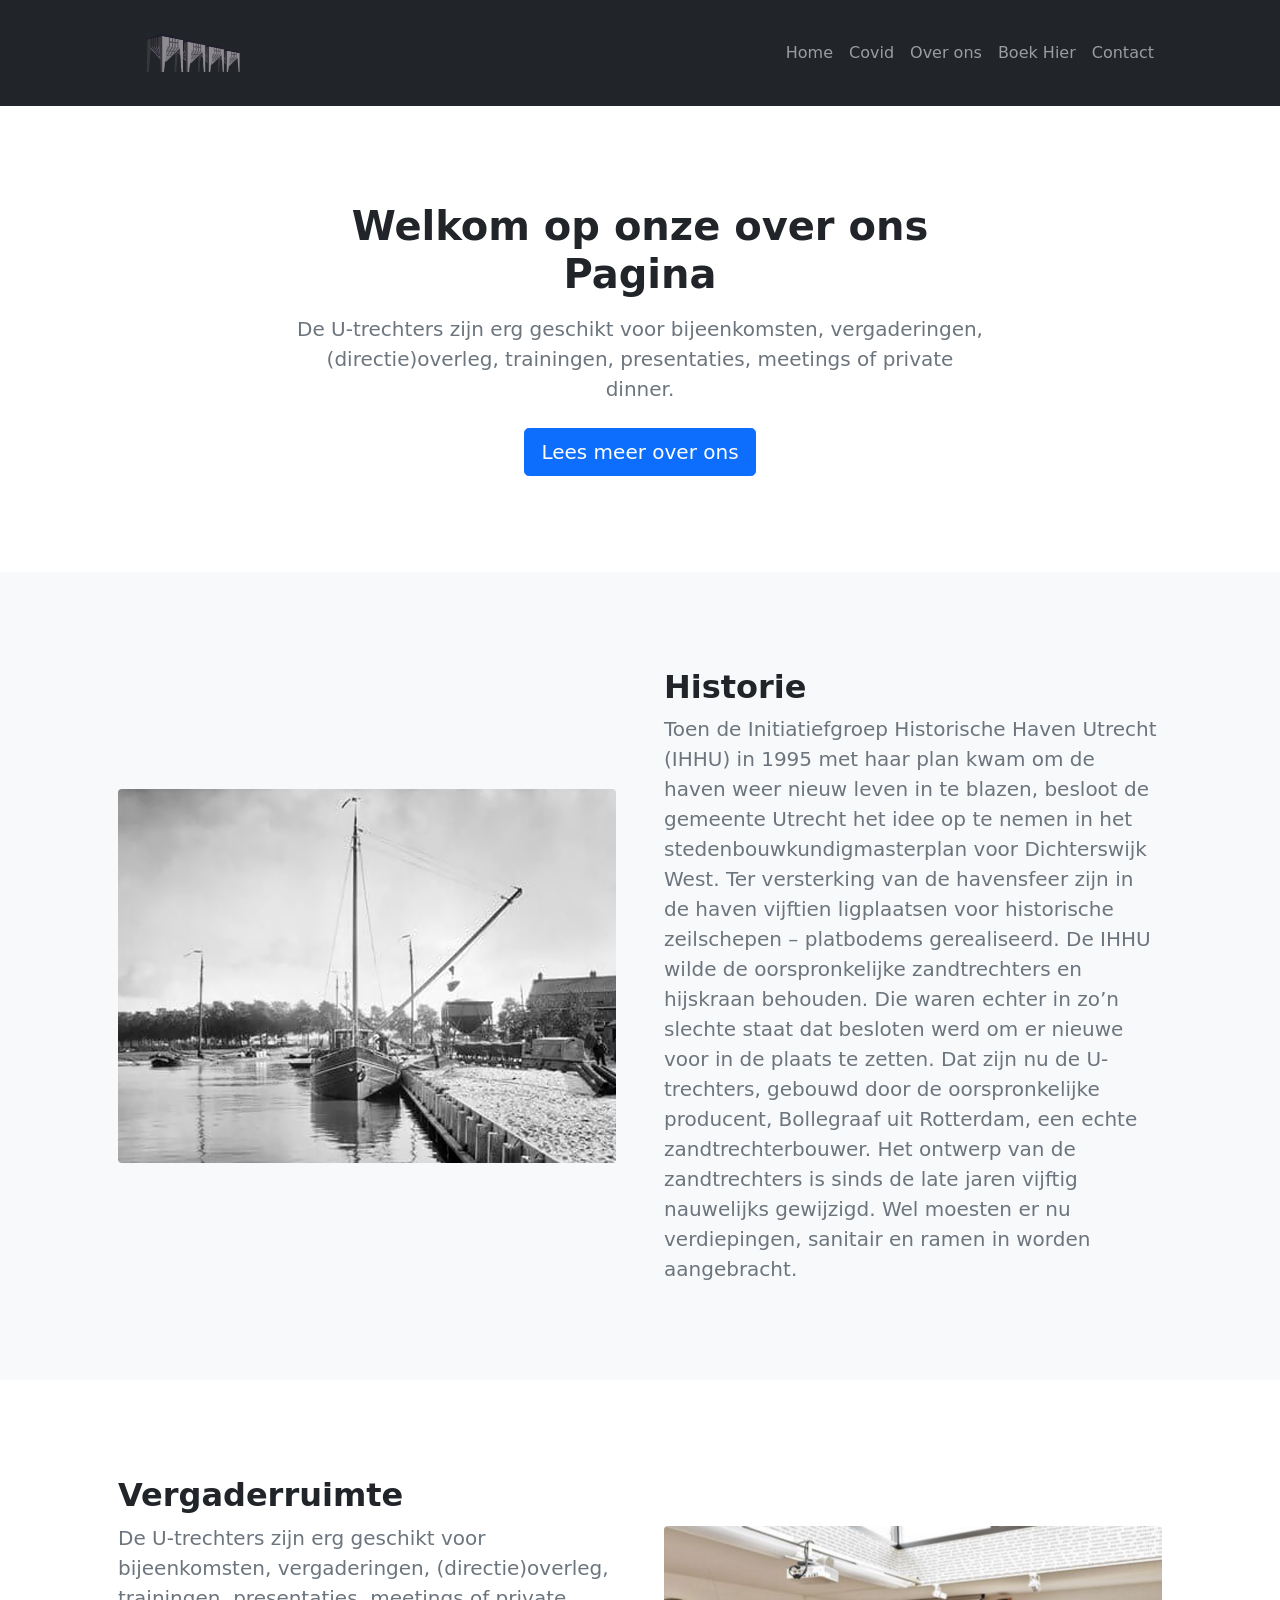
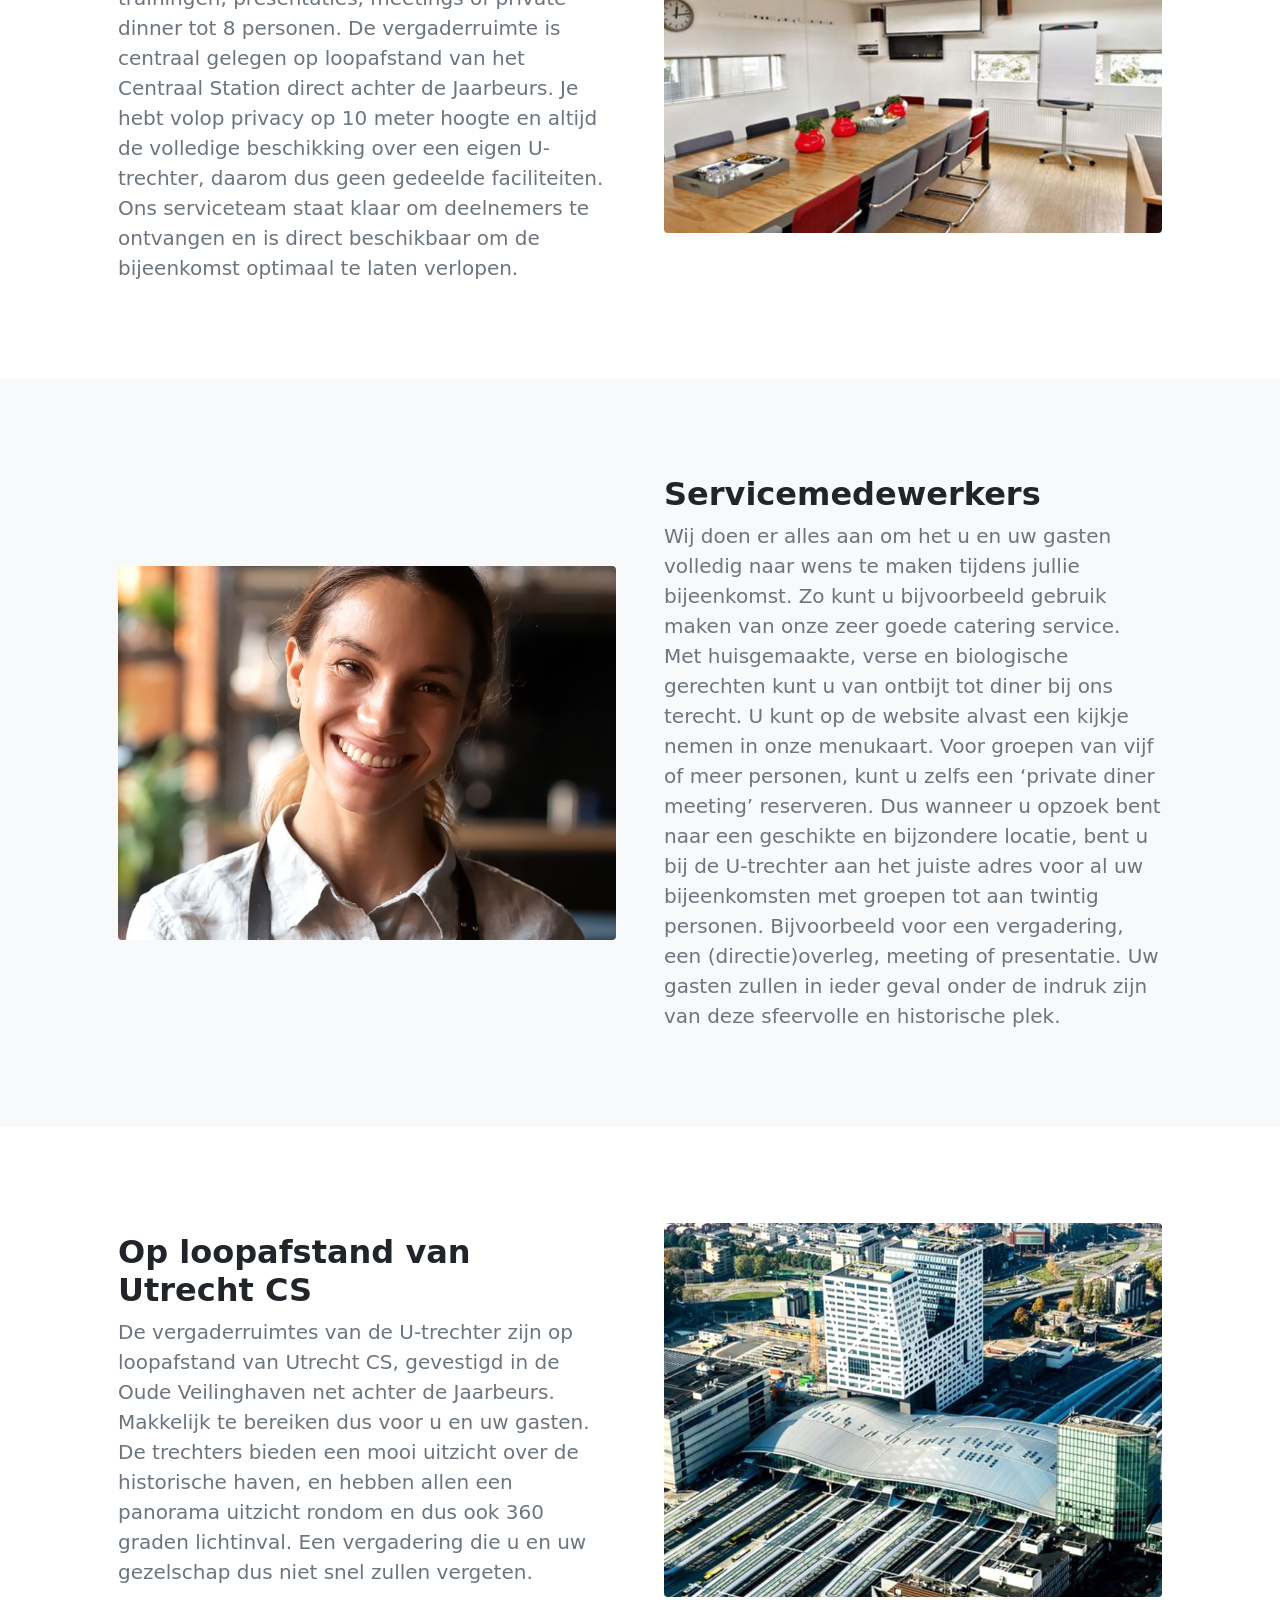
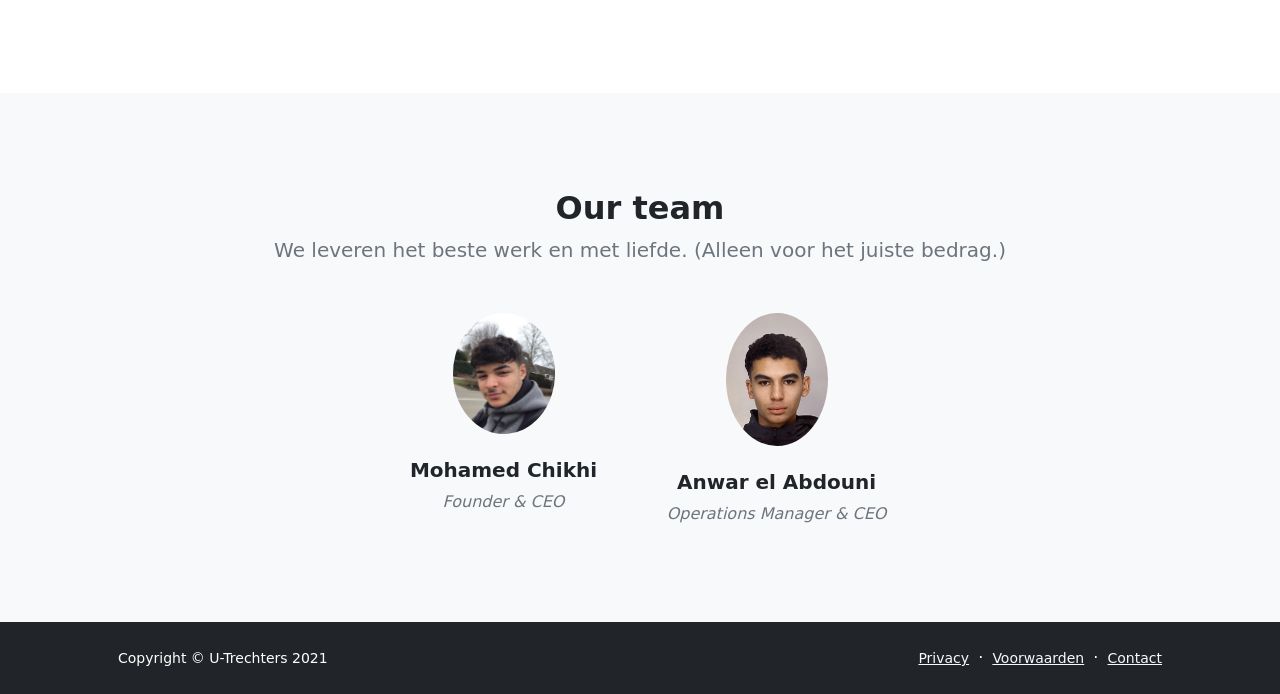
<file: about.html>
<!DOCTYPE html>
<html lang="en">

<head>
    <meta charset="utf-8" />
    <meta name="viewport" content="width=device-width, initial-scale=1, shrink-to-fit=no" />
    <meta name="description" content="" />
    <meta name="author" content="" />
    <title>Over ons</title>
    <!-- Favicon-->
    <link rel="icon" type="image/x-icon" href="assets/favicon.ico" />
    <!-- Bootstrap icons-->
    <link href="https://cdn.jsdelivr.net/npm/bootstrap-icons@1.5.0/font/bootstrap-icons.css" rel="stylesheet" />
    <!-- Core theme CSS (includes Bootstrap)-->
    <link href="css/styles.css" rel="stylesheet" />
</head>

<body class="d-flex flex-column">
    <main class="flex-shrink-0">
        <!-- Navigation-->
        <nav class="navbar navbar-expand-lg navbar-dark bg-dark">
            <div class="container px-5">
                <a class="navbar-brand" href="index.html"><img src="assets/ruimteutrecht-logo.png" alt="Girl in a jacket" width="150" height="80"></a>
                <button class="navbar-toggler" type="button" data-bs-toggle="collapse" data-bs-target="#navbarSupportedContent" aria-controls="navbarSupportedContent" aria-expanded="false" aria-label="Toggle navigation"><span class="navbar-toggler-icon"></span></button>
                <div class="collapse navbar-collapse" id="navbarSupportedContent">
                    <ul class="navbar-nav ms-auto mb-2 mb-lg-0">
                        <li class="nav-item"><a class="nav-link" href="index.html">Home</a></li>
                        <li class="nav-item"><a class="nav-link" href="covid.html">Covid</a></li>
                        <li class="nav-item"><a class="nav-link" href="about.html">Over ons</a></li>
                        <li class="nav-item"><a class="nav-link" href="pricing.html">Boek Hier</a></li>
                        <li class="nav-item"><a class="nav-link" href="contact.html">Contact</a></li>

                    </ul>
                </div>
            </div>
        </nav>
        <!-- Header-->
        <header class="py-5">
            <div class="container px-5">
                <div class="row justify-content-center">
                    <div class="col-lg-8 col-xxl-6">
                        <div class="text-center my-5">
                            <h1 class="fw-bolder mb-3">Welkom op onze over ons Pagina</h1>
                            <p class="lead fw-normal text-muted mb-4">De U-trechters zijn erg geschikt voor bijeenkomsten, vergaderingen, (directie)overleg, trainingen, presentaties, meetings of private dinner. </p>
                            <a class="btn btn-primary btn-lg" href="#scroll-target">Lees meer over ons</a>
                        </div>
                    </div>
                </div>
            </div>
        </header>
        <!-- About section one-->
        <section class="py-5 bg-light" id="scroll-target">
            <div class="container px-5 my-5">
                <div class="row gx-5 align-items-center">
                    <div class="col-lg-6"><img class="img-fluid rounded mb-5 mb-lg-0" src="assets/historie.jpeg" alt="..." /></div>
                    <div class="col-lg-6">
                        <h2 class="fw-bolder">Historie</h2>
                        <p class="lead fw-normal text-muted mb-0">Toen de Initiatiefgroep Historische Haven Utrecht (IHHU) in 1995 met haar plan kwam om de haven weer nieuw leven in te blazen, besloot de gemeente Utrecht het idee op te nemen in het stedenbouwkundigmasterplan voor Dichterswijk
                            West. Ter versterking van de havensfeer zijn in de haven vijftien ligplaatsen voor historische zeilschepen – platbodems gerealiseerd. De IHHU wilde de oorspronkelijke zandtrechters en hijskraan behouden. Die waren echter in
                            zo’n slechte staat dat besloten werd om er nieuwe voor in de plaats te zetten. Dat zijn nu de U-trechters, gebouwd door de oorspronkelijke producent, Bollegraaf uit Rotterdam, een echte zandtrechterbouwer. Het ontwerp van de
                            zandtrechters is sinds de late jaren vijftig nauwelijks gewijzigd. Wel moesten er nu verdiepingen, sanitair en ramen in worden aangebracht. </p>
                    </div>
                </div>
            </div>
        </section>
        <!-- About section two-->
        <section class="py-5">
            <div class="container px-5 my-5">
                <div class="row gx-5 align-items-center">
                    <div class="col-lg-6 order-first order-lg-last"><img class="img-fluid rounded mb-5 mb-lg-0" src="assets/zandtrechter2.jpeg" alt="..." /></div>
                    <div class="col-lg-6">
                        <h2 class="fw-bolder">Vergaderruimte</h2>
                        <p class="lead fw-normal text-muted mb-0">De U-trechters zijn erg geschikt voor bijeenkomsten, vergaderingen, (directie)overleg, trainingen, presentaties, meetings of private dinner tot 8 personen. De vergaderruimte is centraal gelegen op loopafstand van het Centraal Station
                            direct achter de Jaarbeurs. Je hebt volop privacy op 10 meter hoogte en altijd de volledige beschikking over een eigen U-trechter, daarom dus geen gedeelde faciliteiten. Ons serviceteam staat klaar om deelnemers te ontvangen
                            en is direct beschikbaar om de bijeenkomst optimaal te laten verlopen. </p>
                    </div>
                </div>
            </div>
        </section>
        <section class="py-5 bg-light" id="scroll-target">
            <div class="container px-5 my-5">
                <div class="row gx-5 align-items-center">
                    <div class="col-lg-6"><img class="img-fluid rounded mb-5 mb-lg-0" src="assets/Servicemedewerkers.jpeg" alt="..." /></div>
                    <div class="col-lg-6">
                        <h2 class="fw-bolder">Servicemedewerkers</h2>
                        <p class="lead fw-normal text-muted mb-0">Wij doen er alles aan om het u en uw gasten volledig naar wens te maken tijdens jullie bijeenkomst. Zo kunt u bijvoorbeeld gebruik maken van onze zeer goede catering service. Met huisgemaakte, verse en biologische gerechten kunt
                            u van ontbijt tot diner bij ons terecht. U kunt op de website alvast een kijkje nemen in onze menukaart. Voor groepen van vijf of meer personen, kunt u zelfs een ‘private diner meeting’ reserveren. Dus wanneer u opzoek bent
                            naar een geschikte en bijzondere locatie, bent u bij de U-trechter aan het juiste adres voor al uw bijeenkomsten met groepen tot aan twintig personen. Bijvoorbeeld voor een vergadering, een (directie)overleg, meeting of presentatie.
                            Uw gasten zullen in ieder geval onder de indruk zijn van deze sfeervolle en historische plek. </p>
                    </div>
                </div>
            </div>
        </section>
        <!-- About section two-->
        <section class="py-5">
            <div class="container px-5 my-5">
                <div class="row gx-5 align-items-center">
                    <div class="col-lg-6 order-first order-lg-last"><img class="img-fluid rounded mb-5 mb-lg-0" src="assets/utrecht cs.jpeg" alt="..." /></div>
                    <div class="col-lg-6">
                        <h2 class="fw-bolder">Op loopafstand van Utrecht CS</h2>
                        <p class="lead fw-normal text-muted mb-0">De vergaderruimtes van de U-trechter zijn op loopafstand van Utrecht CS, gevestigd in de Oude Veilinghaven net achter de Jaarbeurs. Makkelijk te bereiken dus voor u en uw gasten. De trechters bieden een mooi uitzicht over de historische
                            haven, en hebben allen een panorama uitzicht rondom en dus ook 360 graden lichtinval. Een vergadering die u en uw gezelschap dus niet snel zullen vergeten. </p>
                    </div>
                </div>
            </div>
        </section>
        <!-- Team members section-->
        <section class="py-5 bg-light">
            <div class="container px-5 my-5">
                <div class="text-center">
                    <h2 class="fw-bolder">Our team</h2>
                    <p class="lead fw-normal text-muted mb-5">We leveren het beste werk en met liefde. (Alleen voor het juiste bedrag.)</p>
                </div>
                <div class="row gx-5 row-cols-1 row-cols-sm-2 row-cols-xl-4 justify-content-center">

                    <div class="col mb-5 mb-5 mb-xl-0">
                        <div class="text-center">
                            <img class="img-fluid rounded-circle mb-4 px-4" src="assets/mo.jpg" alt="..." width="150" height="150" />
                            <h5 class="fw-bolder">Mohamed Chikhi</h5>
                            <div class="fst-italic text-muted">Founder &amp; CEO</div>
                        </div>
                    </div>
                    <div class="col mb-5 mb-5 mb-sm-0">
                        <div class="text-center">
                            <img class="img-fluid rounded-circle mb-4 px-4" src="assets/anwar.jpg" width="150" height="150" alt="..." />
                            <h5 class="fw-bolder">Anwar el Abdouni</h5>
                            <div class="fst-italic text-muted">Operations Manager &amp; CEO</div>
                        </div>
                    </div>

                </div>
            </div>
        </section>
    </main>
    <!-- Footer-->
    <footer class="bg-dark py-4 mt-auto">
        <div class="container px-5">
            <div class="row align-items-center justify-content-between flex-column flex-sm-row">
                <div class="col-auto">
                    <div class="small m-0 text-white">Copyright &copy; U-Trechters 2021</div>
                </div>
                <div class="col-auto">
                    <a class="link-light small" href="#!">Privacy</a>
                    <span class="text-white mx-1">&middot;</span>
                    <a class="link-light small" href="#!">Voorwaarden</a>
                    <span class="text-white mx-1">&middot;</span>
                    <a class="link-light small" href="#!">Contact</a>
                </div>
            </div>
        </div>
    </footer>
    <!-- Bootstrap core JS-->
    <script src="https://cdn.jsdelivr.net/npm/bootstrap@5.1.3/dist/js/bootstrap.bundle.min.js"></script>
    <!-- Core theme JS-->
    <script src="js/scripts.js"></script>
</body>

</html>
</file>
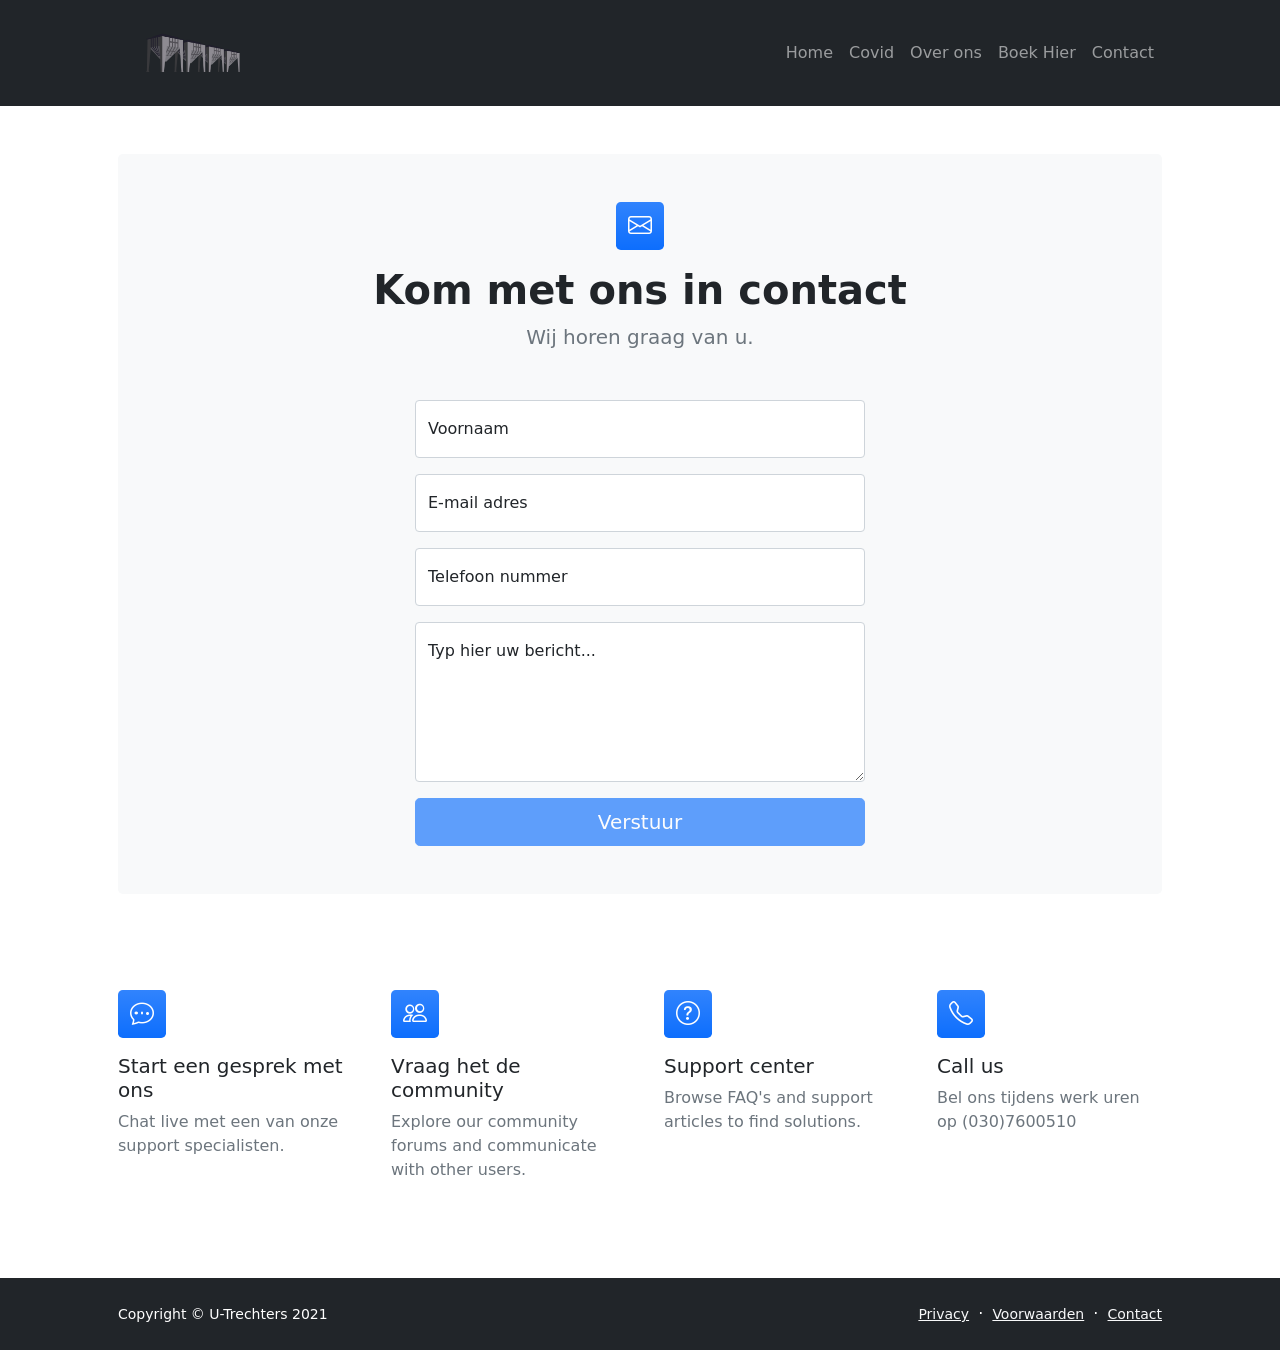
<file: contact.html>
<!DOCTYPE html>
<html lang="en">

<head>
    <meta charset="utf-8" />
    <meta name="viewport" content="width=device-width, initial-scale=1, shrink-to-fit=no" />
    <meta name="description" content />
    <meta name="author" content />
    <title>Modern Business - Start Bootstrap Template</title>
    <!-- Favicon-->
    <link rel="icon" type="image/x-icon" href="assets/favicon.ico" />
    <!-- Bootstrap icons-->
    <link href="https://cdn.jsdelivr.net/npm/bootstrap-icons@1.5.0/font/bootstrap-icons.css" rel="stylesheet" />
    <!-- Core theme CSS (includes Bootstrap)-->
    <link href="css/styles.css" rel="stylesheet" />
</head>

<body class="d-flex flex-column">
    <main class="flex-shrink-0">
        <!-- Navigation-->
        <nav class="navbar navbar-expand-lg navbar-dark bg-dark">
            <div class="container px-5">
                <a class="navbar-brand" href="index.html"><img src="assets/ruimteutrecht-logo.png" alt="Girl in a jacket" width="150" height="80"></a>
                <button class="navbar-toggler" type="button" data-bs-toggle="collapse" data-bs-target="#navbarSupportedContent" aria-controls="navbarSupportedContent" aria-expanded="false" aria-label="Toggle navigation"><span class="navbar-toggler-icon"></span></button>
                <div class="collapse navbar-collapse" id="navbarSupportedContent">
                    <ul class="navbar-nav ms-auto mb-2 mb-lg-0">
                        <li class="nav-item"><a class="nav-link" href="index.html">Home</a></li>
                        <li class="nav-item"><a class="nav-link" href="covid.html">Covid</a></li>
                        <li class="nav-item"><a class="nav-link" href="about.html">Over ons</a></li>
                        <li class="nav-item"><a class="nav-link" href="pricing.html">Boek Hier</a></li>
                        <li class="nav-item"><a class="nav-link" href="contact.html">Contact</a></li>

                    </ul>
                </div>
            </div>
        </nav>
        <section class="py-5">
            <div class="container px-5">
                <!-- Contact form-->
                <div class="bg-light rounded-3 py-5 px-4 px-md-5 mb-5">
                    <div class="text-center mb-5">
                        <div class="feature bg-primary bg-gradient text-white rounded-3 mb-3"><i class="bi bi-envelope"></i></div>
                        <h1 class="fw-bolder">Kom met ons in contact</h1>
                        <p class="lead fw-normal text-muted mb-0">Wij horen graag van u.</p>
                    </div>
                    <div class="row gx-5 justify-content-center">
                        <div class="col-lg-8 col-xl-6">
                            <!-- * * * * * * * * * * * * * * *-->
                            <!-- * * SB Forms Contact Form * *-->
                            <!-- * * * * * * * * * * * * * * *-->
                            <!-- This form is pre-integrated with SB Forms.-->
                            <!-- To make this form functional, sign up at-->
                            <!-- https://startbootstrap.com/solution/contact-forms-->
                            <!-- to get an API token!-->
                            <form id="contactForm" data-sb-form-api-token="API_TOKEN">
                                <!-- Name input-->
                                <div class="form-floating mb-3">
                                    <input class="form-control" id="name" type="text" placeholder="Enter your name..." data-sb-validations="required" />
                                    <label for="name">Voornaam</label>
                                    <div class="invalid-feedback" data-sb-feedback="name:required">Een naam is verplicht.</div>
                                </div>
                                <!-- Email address input-->
                                <div class="form-floating mb-3">
                                    <input class="form-control" id="email" type="email" placeholder="name@example.com" data-sb-validations="required,email" />
                                    <label for="email">E-mail adres</label>
                                    <div class="invalid-feedback" data-sb-feedback="email:required">Een E-mail is verplicht.</div>
                                    <div class="invalid-feedback" data-sb-feedback="email:email">E-mail is niet geldig.</div>
                                </div>
                                <!-- Phone number input-->
                                <div class="form-floating mb-3">
                                    <input class="form-control" id="phone" type="tel" placeholder="(123) 456-7890" data-sb-validations="required" />
                                    <label for="phone">Telefoon nummer</label>
                                    <div class="invalid-feedback" data-sb-feedback="phone:required">Een telefoon nummer is verplicht.</div>
                                </div>
                                <!-- Message input-->
                                <div class="form-floating mb-3">
                                    <textarea class="form-control" id="message" type="text" placeholder="Enter your message here..." style="height: 10rem" data-sb-validations="required"></textarea>
                                    <label for="message">Typ hier uw bericht...</label>
                                    <div class="invalid-feedback" data-sb-feedback="message:required">Een bericht is verplicht.</div>
                                </div>
                                <!-- Submit success message-->
                                <!---->
                                <!-- This is what your users will see when the form-->
                                <!-- has successfully submitted-->
                                <div class="d-none" id="submitSuccessMessage">
                                    <div class="text-center mb-3">
                                        <div class="fw-bolder">Form submission successful!</div>
                                        To activate this form, sign up at
                                        <br />
                                        <a href="https://startbootstrap.com/solution/contact-forms">https://startbootstrap.com/solution/contact-forms</a>
                                    </div>
                                </div>
                                <!-- Submit error message-->
                                <!---->
                                <!-- This is what your users will see when there is-->
                                <!-- an error submitting the form-->
                                <div class="d-none" id="submitErrorMessage">
                                    <div class="text-center text-danger mb-3">Error niet verzonden</div>
                                </div>
                                <!-- Submit Button-->
                                <div class="d-grid"><button class="btn btn-primary btn-lg disabled" id="submitButton" type="submit">Verstuur</button></div>
                            </form>
                        </div>
                    </div>
                </div>
                <!-- Contact cards-->
                <div class="row gx-5 row-cols-2 row-cols-lg-4 py-5">
                    <div class="col">
                        <div class="feature bg-primary bg-gradient text-white rounded-3 mb-3"><i class="bi bi-chat-dots"></i></div>
                        <div class="h5 mb-2">Start een gesprek met ons</div>
                        <p class="text-muted mb-0">Chat live met een van onze support specialisten.</p>
                    </div>
                    <div class="col">
                        <div class="feature bg-primary bg-gradient text-white rounded-3 mb-3"><i class="bi bi-people"></i></div>
                        <div class="h5">Vraag het de community</div>
                        <p class="text-muted mb-0">Explore our community forums and communicate with other users.</p>
                    </div>
                    <div class="col">
                        <div class="feature bg-primary bg-gradient text-white rounded-3 mb-3"><i class="bi bi-question-circle"></i></div>
                        <div class="h5">Support center</div>
                        <p class="text-muted mb-0">Browse FAQ's and support articles to find solutions.</p>
                    </div>
                    <div class="col">
                        <div class="feature bg-primary bg-gradient text-white rounded-3 mb-3"><i class="bi bi-telephone"></i></div>
                        <div class="h5">Call us</div>
                        <p class="text-muted mb-0">Bel ons tijdens werk uren op (030)7600510</p>
                    </div>
                </div>
            </div>
        </section>
    </main>
    <!-- Footer-->
    <footer class="bg-dark py-4 mt-auto">
        <div class="container px-5">
            <div class="row align-items-center justify-content-between flex-column flex-sm-row">
                <div class="col-auto">
                    <div class="small m-0 text-white">Copyright &copy; U-Trechters 2021</div>
                </div>
                <div class="col-auto">
                    <a class="link-light small" href="#!">Privacy</a>
                    <span class="text-white mx-1">&middot;</span>
                    <a class="link-light small" href="#!">Voorwaarden</a>
                    <span class="text-white mx-1">&middot;</span>
                    <a class="link-light small" href="#!">Contact</a>
                </div>
            </div>
        </div>
    </footer>
    <!-- Bootstrap core JS-->
    <script src="https://cdn.jsdelivr.net/npm/bootstrap@5.1.3/dist/js/bootstrap.bundle.min.js"></script>
    <!-- Core theme JS-->
    <script src="js/scripts.js"></script>
    <!-- * * * * * * * * * * * * * * * * * * * * * * * * * * * * * * * * * * * * * * * *-->
    <!-- * *                               SB Forms JS                               * *-->
    <!-- * * Activate your form at https://startbootstrap.com/solution/contact-forms * *-->
    <!-- * * * * * * * * * * * * * * * * * * * * * * * * * * * * * * * * * * * * * * * *-->
    <script src="https://cdn.startbootstrap.com/sb-forms-latest.js"></script>
</body>

</html>
</file>
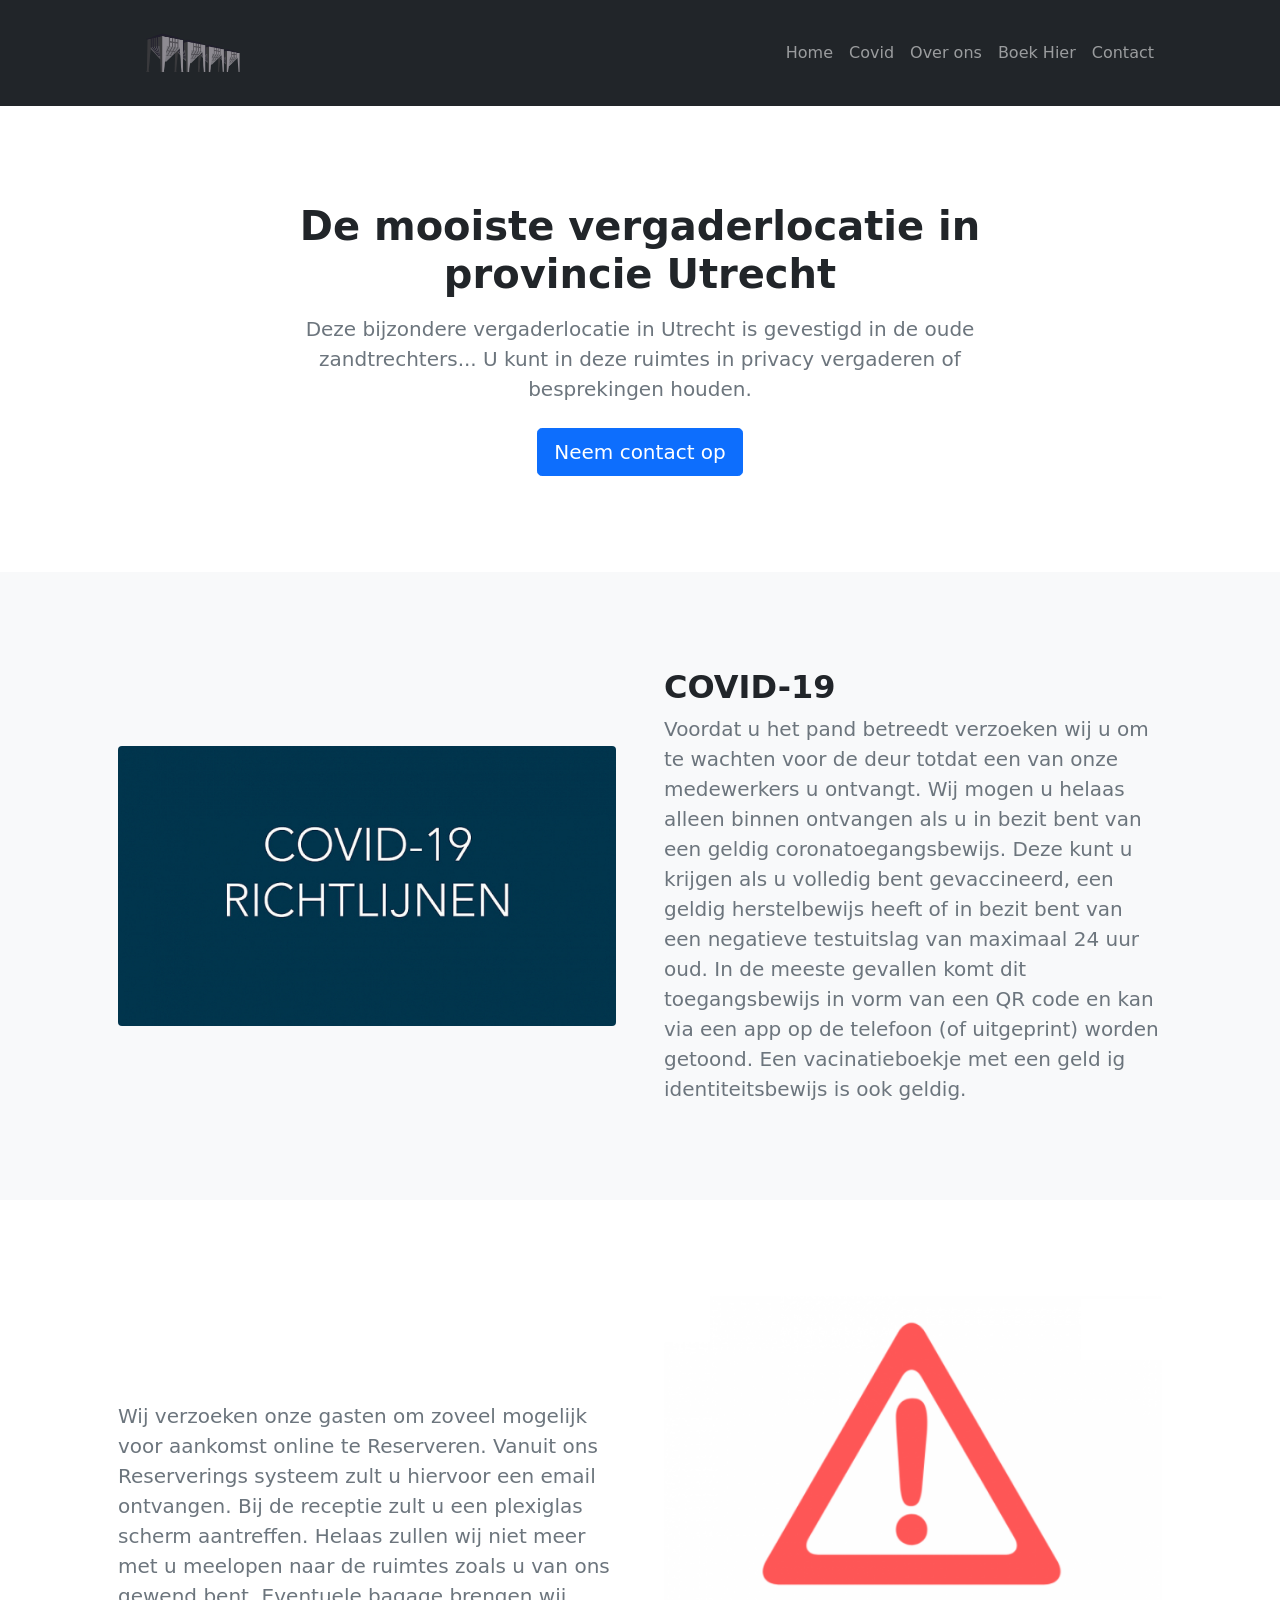
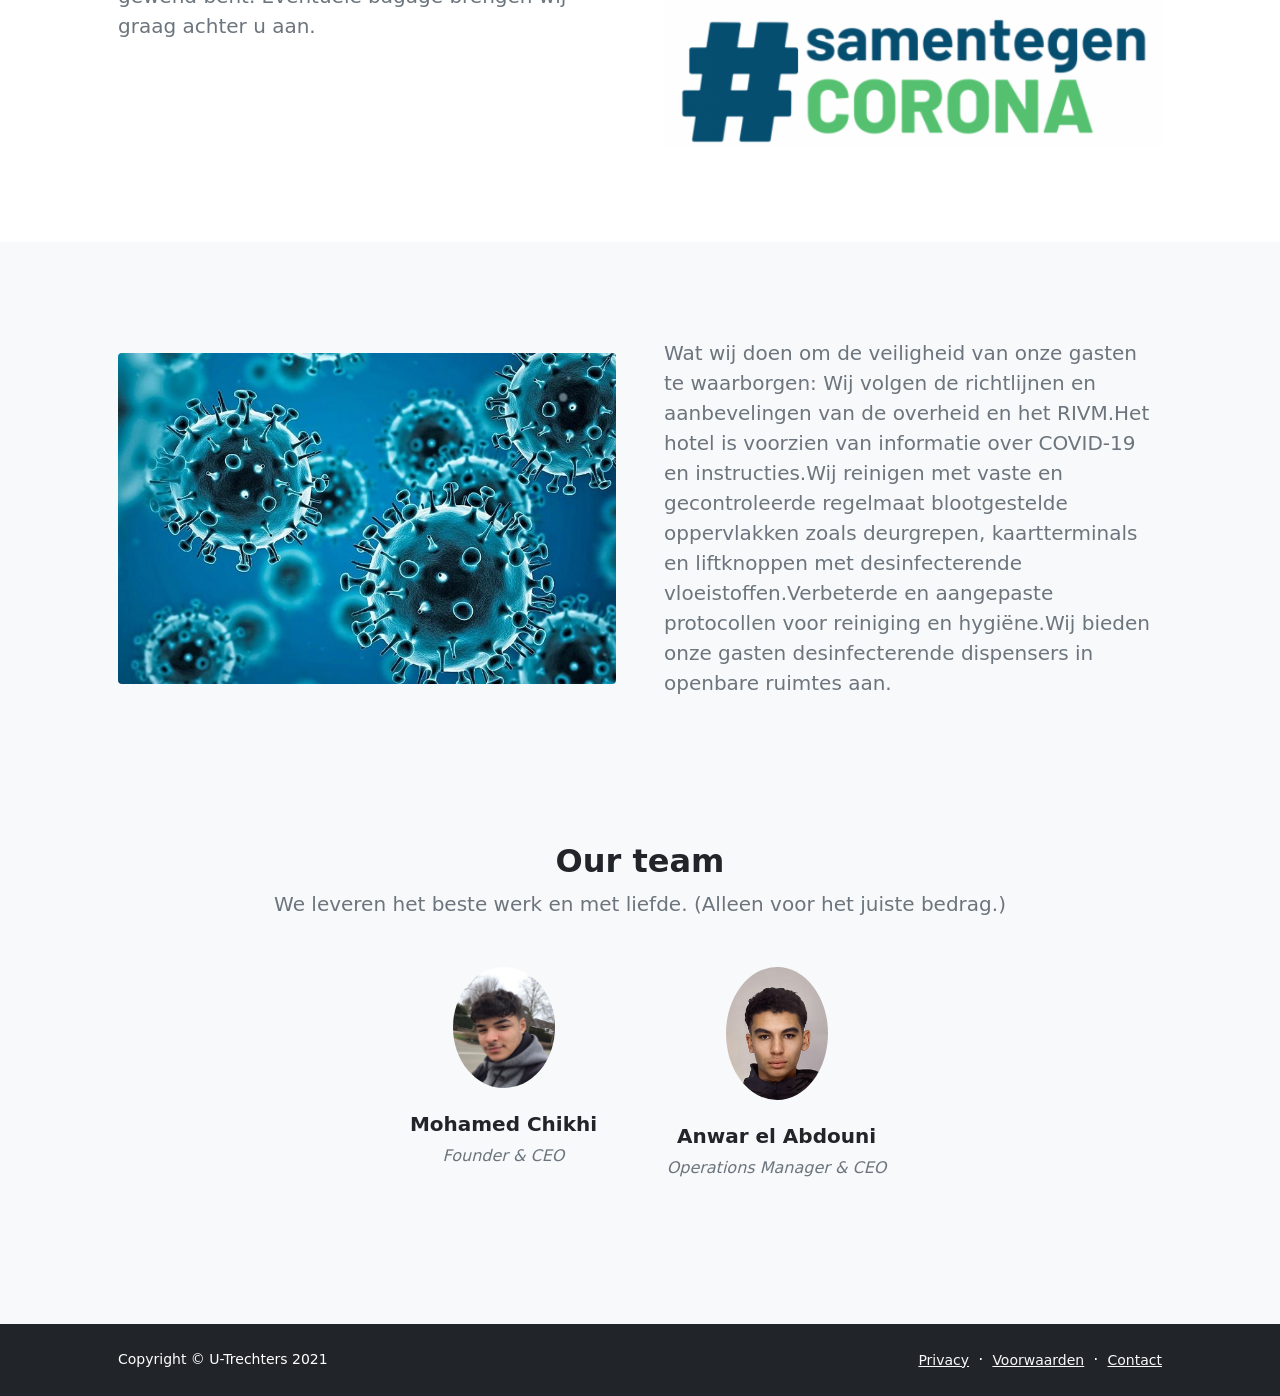
<file: covid.html>
<!DOCTYPE html>
<html lang="en">

<head>
    <meta charset="utf-8" />
    <meta name="viewport" content="width=device-width, initial-scale=1, shrink-to-fit=no" />
    <meta name="description" content="" />
    <meta name="author" content="" />
    <title>Modern Business - Start Bootstrap Template</title>
    <!-- Favicon-->
    <link rel="icon" type="image/x-icon" href="assets/favicon.ico" />
    <!-- Bootstrap icons-->
    <link href="https://cdn.jsdelivr.net/npm/bootstrap-icons@1.5.0/font/bootstrap-icons.css" rel="stylesheet" />
    <!-- Core theme CSS (includes Bootstrap)-->
    <link href="css/styles.css" rel="stylesheet" />
</head>

<body class="d-flex flex-column">
    <main class="flex-shrink-0">
        <!-- Navigation-->
        <nav class="navbar navbar-expand-lg navbar-dark bg-dark">
            <div class="container px-5">
                <a class="navbar-brand" href="index.html"><img src="assets/ruimteutrecht-logo.png" alt="Girl in a jacket" width="150" height="80"></a>
                <button class="navbar-toggler" type="button" data-bs-toggle="collapse" data-bs-target="#navbarSupportedContent" aria-controls="navbarSupportedContent" aria-expanded="false" aria-label="Toggle navigation"><span class="navbar-toggler-icon"></span></button>
                <div class="collapse navbar-collapse" id="navbarSupportedContent">
                    <ul class="navbar-nav ms-auto mb-2 mb-lg-0">
                        <li class="nav-item"><a class="nav-link" href="index.html">Home</a></li>
                        <li class="nav-item"><a class="nav-link" href="covid.html">Covid</a></li>
                        <li class="nav-item"><a class="nav-link" href="about.html">Over ons</a></li>
                        <li class="nav-item"><a class="nav-link" href="pricing.html">Boek Hier</a></li>
                        <li class="nav-item"><a class="nav-link" href="contact.html">Contact</a></li>

                    </ul>
                </div>
            </div>
        </nav>
        <!-- Header-->
        <header class="py-5">
            <div class="container px-5">
                <div class="row justify-content-center">
                    <div class="col-lg-8 col-xxl-6">
                        <div class="text-center my-5">
                            <h1 class="fw-bolder mb-3">De mooiste vergaderlocatie in provincie Utrecht</h1>
                            <p class="lead fw-normal text-muted mb-4">Deze bijzondere vergaderlocatie in Utrecht is gevestigd in de oude zandtrechters... U kunt in deze ruimtes in privacy vergaderen of besprekingen houden.</p>
                            <a class="btn btn-primary btn-lg" href="contact.html">Neem contact op</a>
                        </div>
                    </div>
                </div>
            </div>
        </header>
        <!-- About section one-->
        <section class="py-5 bg-light" id="scroll-target">
            <div class="container px-5 my-5">
                <div class="row gx-5 align-items-center">
                    <div class="col-lg-6"><img class="img-fluid rounded mb-5 mb-lg-0" src="assets/richtlijnen.jpeg" alt="a" /></div>
                    <div class="col-lg-6">
                        <h2 class="fw-bolder">COVID-19</h2>
                        <p class="lead fw-normal text-muted mb-0">
                            Voordat u het pand betreedt verzoeken wij u om te wachten voor de deur totdat een van onze medewerkers u ontvangt. Wij mogen u helaas alleen binnen ontvangen als u in bezit bent van een geldig coronatoegangsbewijs. Deze kunt u krijgen als u volledig bent
                            gevaccineerd, een geldig herstelbewijs heeft of in bezit bent van een negatieve testuitslag van maximaal 24 uur oud. In de meeste gevallen komt dit toegangsbewijs in vorm van een QR code en kan via een app op de telefoon (of
                            uitgeprint) worden getoond. Een vacinatieboekje met een geld ig identiteitsbewijs is ook geldig.</p>
                    </div>
                </div>
            </div>
        </section>
        <!-- About section three-->
        <section class="py-5">
            <div class="container px-5 my-5">
                <div class="row gx-5 align-items-center">
                    <div class="col-lg-6 order-first order-lg-last"><img class="img-fluid rounded mb-5 mb-lg-0" src="assets/COVID-19-Maatregelen.png" alt="a" /></div>
                    <div class="col-lg-6">

                        <p class="lead fw-normal text-muted mb-0">
                            Wij verzoeken onze gasten om zoveel mogelijk voor aankomst online te Reserveren. Vanuit ons Reserverings systeem zult u hiervoor een email ontvangen. Bij de receptie zult u een plexiglas scherm aantreffen. Helaas zullen wij niet meer met u meelopen naar
                            de ruimtes zoals u van ons gewend bent. Eventuele bagage brengen wij graag achter u aan.</p>
                    </div>
                </div>
            </div>
        </section>
        <section class="py-5 bg-light" id="scroll-target">
            <div class="container px-5 my-5">
                <div class="row gx-5 align-items-center">
                    <div class="col-lg-6"><img class="img-fluid rounded mb-5 mb-lg-0" src="assets/coronavirus-2.jpeg" alt="a" /></div>
                    <div class="col-lg-6">
                        <p class="lead fw-normal text-muted mb-0">
                            Wat wij doen om de veiligheid van onze gasten te waarborgen: Wij volgen de richtlijnen en aanbevelingen van de overheid en het RIVM.Het hotel is voorzien van informatie over COVID-19 en instructies.Wij reinigen met vaste en gecontroleerde regelmaat blootgestelde
                            oppervlakken zoals deurgrepen, kaartterminals en liftknoppen met desinfecterende vloeistoffen.Verbeterde en aangepaste protocollen voor reiniging en hygiëne.Wij bieden onze gasten desinfecterende dispensers in openbare ruimtes
                            aan.
                        </p>
                    </div>
                </div>
            </div>
            <!-- Team members section-->
            <section class="py-5 bg-light">
                <div class="container px-5 my-5">
                    <div class="text-center">
                        <h2 class="fw-bolder">Our team</h2>
                        <p class="lead fw-normal text-muted mb-5">We leveren het beste werk en met liefde. (Alleen voor het juiste bedrag.)</p>
                    </div>
                    <div class="row gx-5 row-cols-1 row-cols-sm-2 row-cols-xl-4 justify-content-center">

                        <div class="col mb-5 mb-5 mb-xl-0">
                            <div class="text-center">
                                <img class="img-fluid rounded-circle mb-4 px-4" src="assets/mo.jpg" alt="..." width="150" height="150" />
                                <h5 class="fw-bolder">Mohamed Chikhi</h5>
                                <div class="fst-italic text-muted">Founder &amp; CEO</div>
                            </div>
                        </div>
                        <div class="col mb-5 mb-5 mb-sm-0">
                            <div class="text-center">
                                <img class="img-fluid rounded-circle mb-4 px-4" src="assets/anwar.jpg" width="150" height="150" alt="..." />
                                <h5 class="fw-bolder">Anwar el Abdouni</h5>
                                <div class="fst-italic text-muted">Operations Manager &amp; CEO</div>
                            </div>
                        </div>

                    </div>
                </div>
            </section>
    </main>
    <!-- Footer-->
    <footer class="bg-dark py-4 mt-auto">
        <div class="container px-5">
            <div class="row align-items-center justify-content-between flex-column flex-sm-row">
                <div class="col-auto">
                    <div class="small m-0 text-white">Copyright &copy; U-Trechters 2021</div>
                </div>
                <div class="col-auto">
                    <a class="link-light small" href="#!">Privacy</a>
                    <span class="text-white mx-1">&middot;</span>
                    <a class="link-light small" href="#!">Voorwaarden</a>
                    <span class="text-white mx-1">&middot;</span>
                    <a class="link-light small" href="#!">Contact</a>
                </div>
            </div>
        </div>
    </footer>
    <!-- Bootstrap core JS-->
    <script src="https://cdn.jsdelivr.net/npm/bootstrap@5.1.3/dist/js/bootstrap.bundle.min.js"></script>
    <!-- Core theme JS-->
    <script src="js/scripts.js"></script>
</body>

</html>
</file>
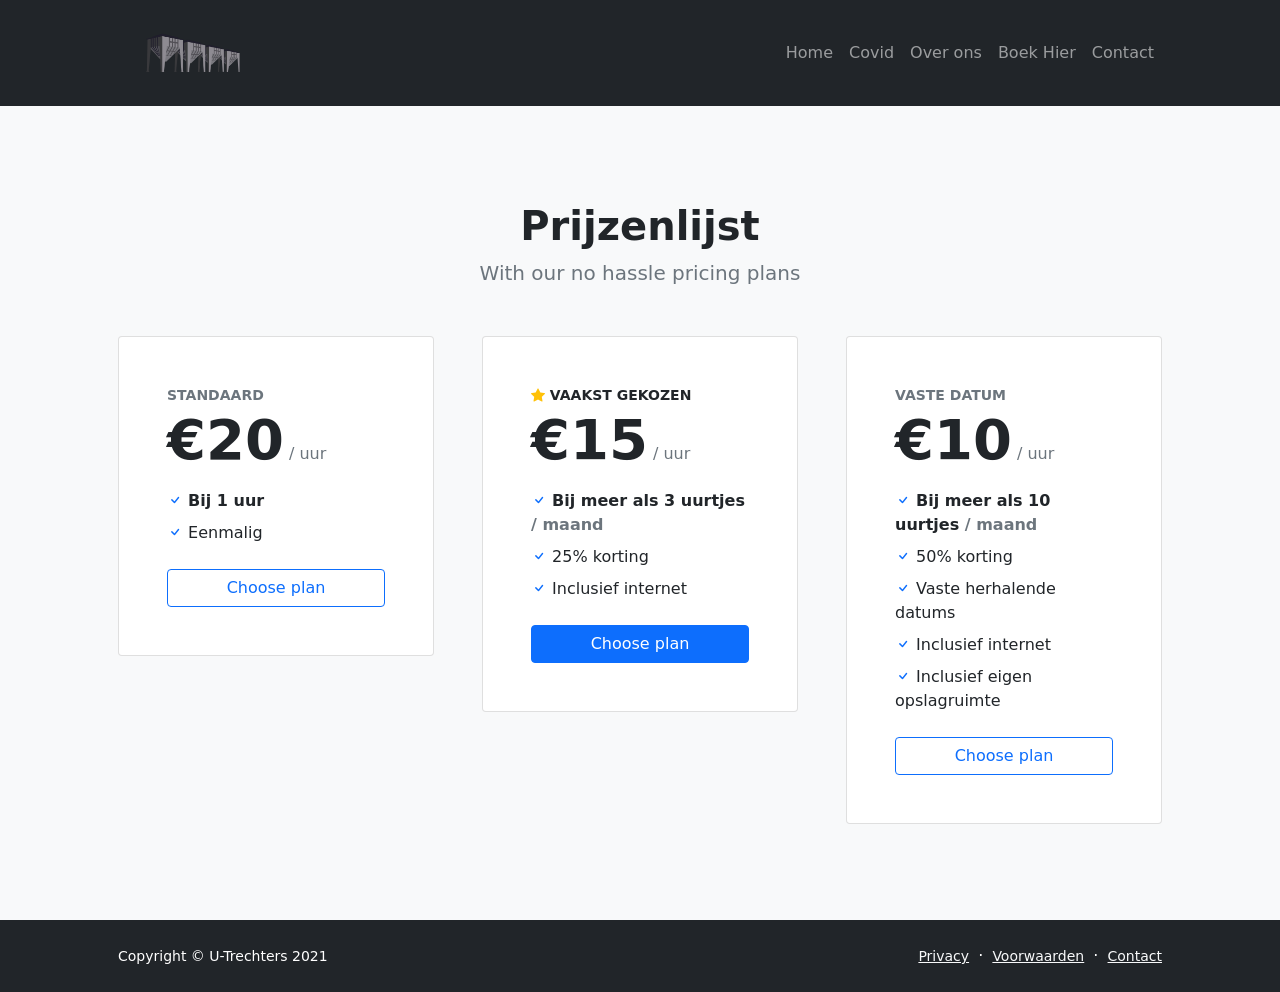
<file: pricing.html>
<!DOCTYPE html>
<html lang="en">

<head>
    <meta charset="utf-8" />
    <meta name="viewport" content="width=device-width, initial-scale=1, shrink-to-fit=no" />
    <meta name="description" content="" />
    <meta name="author" content="" />
    <title>Prijzenlijst</title>
    <!-- Favicon-->
    <link rel="icon" type="image/x-icon" href="assets/favicon.ico" />
    <!-- Bootstrap icons-->
    <link href="https://cdn.jsdelivr.net/npm/bootstrap-icons@1.5.0/font/bootstrap-icons.css" rel="stylesheet" />
    <!-- Core theme CSS (includes Bootstrap)-->
    <link href="css/styles.css" rel="stylesheet" />
</head>

<body class="d-flex flex-column">
    <main class="flex-shrink-0">
        <!-- Navigation-->
        <nav class="navbar navbar-expand-lg navbar-dark bg-dark">
            <div class="container px-5">
                <a class="navbar-brand" href="index.html"><img src="assets/ruimteutrecht-logo.png" alt="Girl in a jacket" width="150" height="80"></a>
                <button class="navbar-toggler" type="button" data-bs-toggle="collapse" data-bs-target="#navbarSupportedContent" aria-controls="navbarSupportedContent" aria-expanded="false" aria-label="Toggle navigation"><span class="navbar-toggler-icon"></span></button>
                <div class="collapse navbar-collapse" id="navbarSupportedContent">
                    <ul class="navbar-nav ms-auto mb-2 mb-lg-0">
                        <li class="nav-item"><a class="nav-link" href="index.html">Home</a></li>
                        <li class="nav-item"><a class="nav-link" href="covid.html">Covid</a></li>
                        <li class="nav-item"><a class="nav-link" href="about.html">Over ons</a></li>
                        <li class="nav-item"><a class="nav-link" href="pricing.html">Boek Hier</a></li>
                        <li class="nav-item"><a class="nav-link" href="contact.html">Contact</a></li>

                    </ul>
                </div>
            </div>
        </nav>
        <!-- Pricing section-->
        <section class="bg-light py-5">
            <div class="container px-5 my-5">
                <div class="text-center mb-5">
                    <h1 class="fw-bolder">Prijzenlijst</h1>
                    <p class="lead fw-normal text-muted mb-0">With our no hassle pricing plans</p>
                </div>
                <div class="row gx-5 justify-content-center">
                    <!-- Pricing card free-->
                    <div class="col-lg-6 col-xl-4">
                        <div class="card mb-5 mb-xl-0">
                            <div class="card-body p-5">
                                <div class="small text-uppercase fw-bold text-muted">Standaard</div>
                                <div class="mb-3">
                                    <span class="display-4 fw-bold">€20</span>
                                    <span class="text-muted">/ uur</span>
                                </div>
                                <ul class="list-unstyled mb-4">
                                    <li class="mb-2">
                                        <i class="bi bi-check text-primary"></i>
                                        <strong>Bij 1 uur</strong>
                                    </li>
                                    <li class="mb-2">
                                        <i class="bi bi-check text-primary"></i> Eenmalig
                                    </li>

                                </ul>
                                <div class="d-grid"><a class="btn btn-outline-primary" href="kalender/boeken.php">Choose plan</a></div>
                            </div>
                        </div>
                    </div>
                    <!-- Pricing card pro-->
                    <div class="col-lg-6 col-xl-4">
                        <div class="card mb-5 mb-xl-0">
                            <div class="card-body p-5">
                                <div class="small text-uppercase fw-bold">
                                    <i class="bi bi-star-fill text-warning"></i> Vaakst gekozen</div>
                                <div class="mb-3">
                                    <span class="display-4 fw-bold">€15</span>
                                    <span class="text-muted">/ uur</span>
                                </div>
                                <ul class="list-unstyled mb-4">
                                    <li class="mb-2">
                                        <i class="bi bi-check text-primary"></i>
                                        <strong>Bij meer als 3 uurtjes <span class="text-muted">/ maand</span></strong>
                                    </li>
                                    <li class="mb-2">
                                        <i class="bi bi-check text-primary"></i> 25% korting
                                    </li>
                                    <li class="mb-2">
                                        <i class="bi bi-check text-primary"></i> Inclusief internet
                                    </li>

                                </ul>
                                <div class="d-grid"><a class="btn btn-primary" href="kalender/boeken.php">Choose plan</a></div>
                            </div>
                        </div>
                    </div>
                    <!-- Pricing card enterprise-->
                    <div class="col-lg-6 col-xl-4">
                        <div class="card">
                            <div class="card-body p-5">
                                <div class="small text-uppercase fw-bold text-muted">Vaste datum</div>
                                <div class="mb-3">
                                    <span class="display-4 fw-bold">€10</span>
                                    <span class="text-muted">/ uur</span>
                                </div>
                                <ul class="list-unstyled mb-4">
                                    <li class="mb-2">
                                        <i class="bi bi-check text-primary"></i>
                                        <strong>Bij meer als 10 uurtjes <span class="text-muted">/ maand</span></strong>
                                    </li>
                                    <li class="mb-2">
                                        <i class="bi bi-check text-primary"></i> 50% korting
                                    </li>
                                    <li class="mb-2">
                                        <i class="bi bi-check text-primary"></i> Vaste herhalende datums
                                    </li>
                                    <li class="mb-2">
                                        <i class="bi bi-check text-primary"></i> Inclusief internet
                                    </li>

                                    <li class="mb-2">
                                        <i class="bi bi-check text-primary"></i> Inclusief eigen opslagruimte
                                    </li>
                                </ul>
                                <div class="d-grid"><a class="btn btn-outline-primary" href="boeken.php">Choose plan</a></div>
                            </div>
                        </div>
                    </div>
                </div>
            </div>
        </section>
    </main>
    <!-- Footer-->
    <!-- Footer-->
    <footer class="bg-dark py-4 mt-auto">
        <div class="container px-5">
            <div class="row align-items-center justify-content-between flex-column flex-sm-row">
                <div class="col-auto">
                    <div class="small m-0 text-white">Copyright &copy; U-Trechters 2021</div>
                </div>
                <div class="col-auto">
                    <a class="link-light small" href="#!">Privacy</a>
                    <span class="text-white mx-1">&middot;</span>
                    <a class="link-light small" href="#!">Voorwaarden</a>
                    <span class="text-white mx-1">&middot;</span>
                    <a class="link-light small" href="#!">Contact</a>
                </div>
            </div>
        </div>
    </footer>
    <!-- Bootstrap core JS-->
    <script src="https://cdn.jsdelivr.net/npm/bootstrap@5.1.3/dist/js/bootstrap.bundle.min.js"></script>
    <!-- Core theme JS-->
    <script src="js/scripts.js"></script>
</body>

</html>
</file>
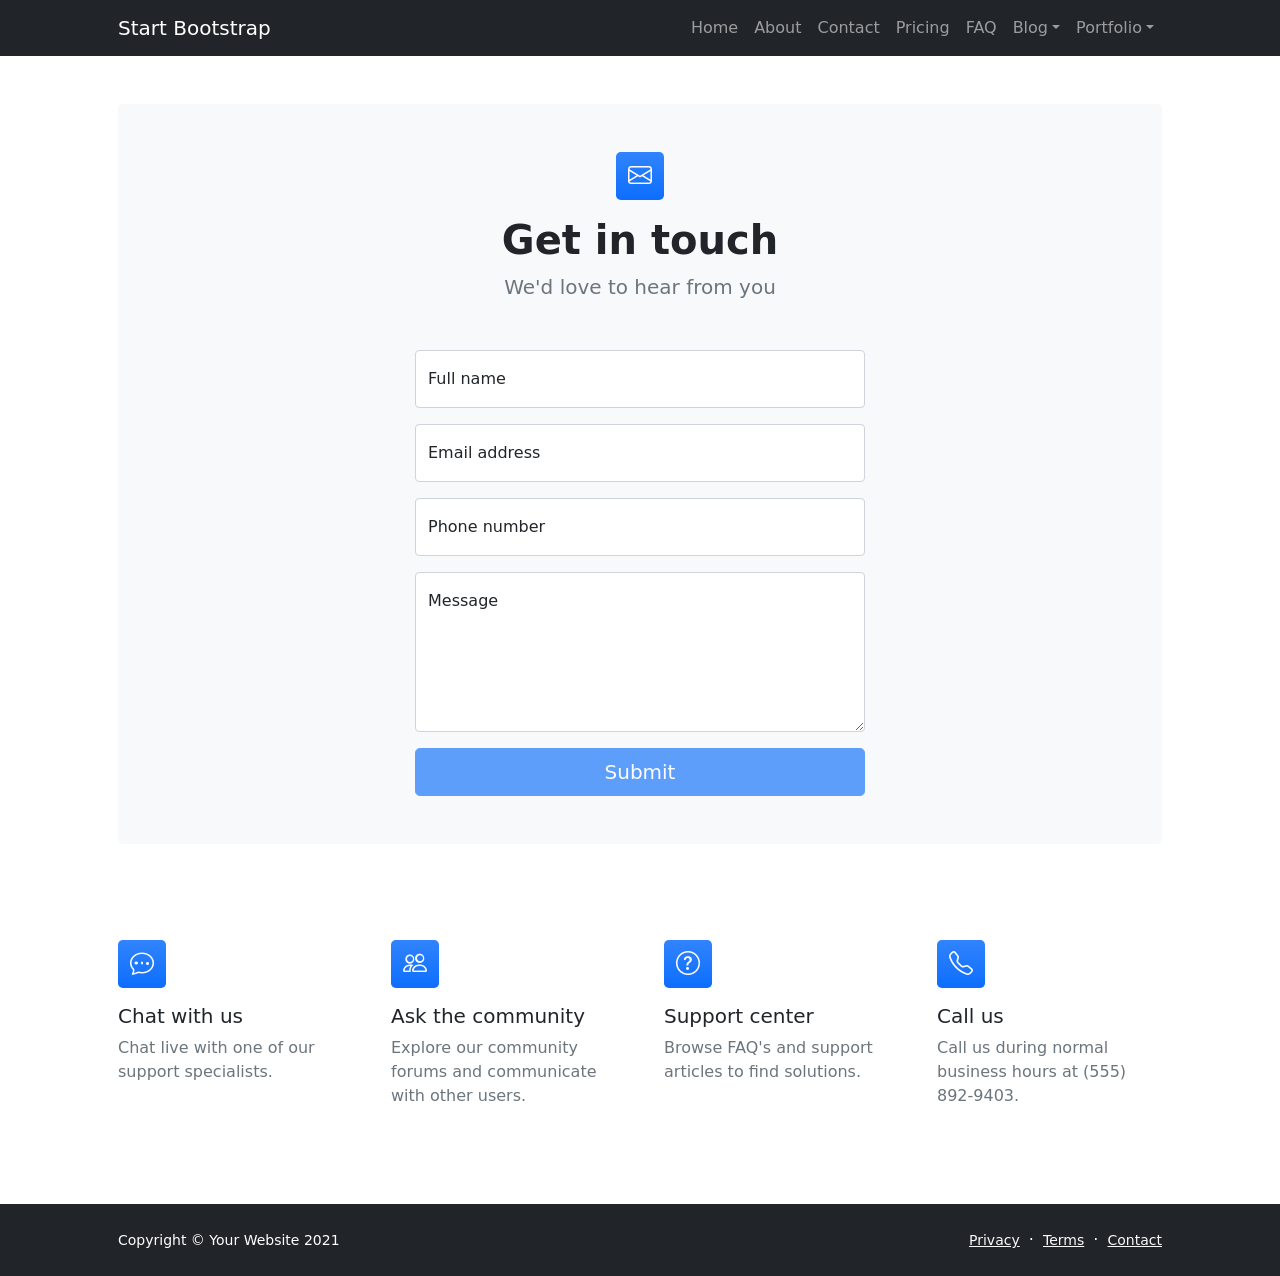
<file: Index/contact.html>
<!DOCTYPE html>
<html lang="en">
    <head>
        <meta charset="utf-8" />
        <meta name="viewport" content="width=device-width, initial-scale=1, shrink-to-fit=no" />
        <meta name="description" content />
        <meta name="author" content />
        <title>Modern Business - Start Bootstrap Template</title>
        <!-- Favicon-->
        <link rel="icon" type="image/x-icon" href="assets/favicon.ico" />
        <!-- Bootstrap icons-->
        <link href="https://cdn.jsdelivr.net/npm/bootstrap-icons@1.5.0/font/bootstrap-icons.css" rel="stylesheet" />
        <!-- Core theme CSS (includes Bootstrap)-->
        <link href="css/styles.css" rel="stylesheet" />
    </head>
    <body class="d-flex flex-column">
        <main class="flex-shrink-0">
            <!-- Navigation-->
            <nav class="navbar navbar-expand-lg navbar-dark bg-dark">
                <div class="container px-5">
                    <a class="navbar-brand" href="index.html">Start Bootstrap</a>
                    <button class="navbar-toggler" type="button" data-bs-toggle="collapse" data-bs-target="#navbarSupportedContent" aria-controls="navbarSupportedContent" aria-expanded="false" aria-label="Toggle navigation"><span class="navbar-toggler-icon"></span></button>
                    <div class="collapse navbar-collapse" id="navbarSupportedContent">
                        <ul class="navbar-nav ms-auto mb-2 mb-lg-0">
                            <li class="nav-item"><a class="nav-link" href="index.html">Home</a></li>
                            <li class="nav-item"><a class="nav-link" href="about.html">About</a></li>
                            <li class="nav-item"><a class="nav-link" href="contact.html">Contact</a></li>
                            <li class="nav-item"><a class="nav-link" href="pricing.html">Pricing</a></li>
                            <li class="nav-item"><a class="nav-link" href="faq.html">FAQ</a></li>
                            <li class="nav-item dropdown">
                                <a class="nav-link dropdown-toggle" id="navbarDropdownBlog" href="#" role="button" data-bs-toggle="dropdown" aria-expanded="false">Blog</a>
                                <ul class="dropdown-menu dropdown-menu-end" aria-labelledby="navbarDropdownBlog">
                                    <li><a class="dropdown-item" href="blog-home.html">Blog Home</a></li>
                                    <li><a class="dropdown-item" href="blog-post.html">Blog Post</a></li>
                                </ul>
                            </li>
                            <li class="nav-item dropdown">
                                <a class="nav-link dropdown-toggle" id="navbarDropdownPortfolio" href="#" role="button" data-bs-toggle="dropdown" aria-expanded="false">Portfolio</a>
                                <ul class="dropdown-menu dropdown-menu-end" aria-labelledby="navbarDropdownPortfolio">
                                    <li><a class="dropdown-item" href="portfolio-overview.html">Portfolio Overview</a></li>
                                    <li><a class="dropdown-item" href="portfolio-item.html">Portfolio Item</a></li>
                                </ul>
                            </li>
                        </ul>
                    </div>
                </div>
            </nav>
            <!-- Page content-->
            <section class="py-5">
                <div class="container px-5">
                    <!-- Contact form-->
                    <div class="bg-light rounded-3 py-5 px-4 px-md-5 mb-5">
                        <div class="text-center mb-5">
                            <div class="feature bg-primary bg-gradient text-white rounded-3 mb-3"><i class="bi bi-envelope"></i></div>
                            <h1 class="fw-bolder">Get in touch</h1>
                            <p class="lead fw-normal text-muted mb-0">We'd love to hear from you</p>
                        </div>
                        <div class="row gx-5 justify-content-center">
                            <div class="col-lg-8 col-xl-6">
                                <!-- * * * * * * * * * * * * * * *-->
                                <!-- * * SB Forms Contact Form * *-->
                                <!-- * * * * * * * * * * * * * * *-->
                                <!-- This form is pre-integrated with SB Forms.-->
                                <!-- To make this form functional, sign up at-->
                                <!-- https://startbootstrap.com/solution/contact-forms-->
                                <!-- to get an API token!-->
                                <form id="contactForm" data-sb-form-api-token="API_TOKEN">
                                    <!-- Name input-->
                                    <div class="form-floating mb-3">
                                        <input class="form-control" id="name" type="text" placeholder="Enter your name..." data-sb-validations="required" />
                                        <label for="name">Full name</label>
                                        <div class="invalid-feedback" data-sb-feedback="name:required">A name is required.</div>
                                    </div>
                                    <!-- Email address input-->
                                    <div class="form-floating mb-3">
                                        <input class="form-control" id="email" type="email" placeholder="name@example.com" data-sb-validations="required,email" />
                                        <label for="email">Email address</label>
                                        <div class="invalid-feedback" data-sb-feedback="email:required">An email is required.</div>
                                        <div class="invalid-feedback" data-sb-feedback="email:email">Email is not valid.</div>
                                    </div>
                                    <!-- Phone number input-->
                                    <div class="form-floating mb-3">
                                        <input class="form-control" id="phone" type="tel" placeholder="(123) 456-7890" data-sb-validations="required" />
                                        <label for="phone">Phone number</label>
                                        <div class="invalid-feedback" data-sb-feedback="phone:required">A phone number is required.</div>
                                    </div>
                                    <!-- Message input-->
                                    <div class="form-floating mb-3">
                                        <textarea class="form-control" id="message" type="text" placeholder="Enter your message here..." style="height: 10rem" data-sb-validations="required"></textarea>
                                        <label for="message">Message</label>
                                        <div class="invalid-feedback" data-sb-feedback="message:required">A message is required.</div>
                                    </div>
                                    <!-- Submit success message-->
                                    <!---->
                                    <!-- This is what your users will see when the form-->
                                    <!-- has successfully submitted-->
                                    <div class="d-none" id="submitSuccessMessage">
                                        <div class="text-center mb-3">
                                            <div class="fw-bolder">Form submission successful!</div>
                                            To activate this form, sign up at
                                            <br />
                                            <a href="https://startbootstrap.com/solution/contact-forms">https://startbootstrap.com/solution/contact-forms</a>
                                        </div>
                                    </div>
                                    <!-- Submit error message-->
                                    <!---->
                                    <!-- This is what your users will see when there is-->
                                    <!-- an error submitting the form-->
                                    <div class="d-none" id="submitErrorMessage"><div class="text-center text-danger mb-3">Error sending message!</div></div>
                                    <!-- Submit Button-->
                                    <div class="d-grid"><button class="btn btn-primary btn-lg disabled" id="submitButton" type="submit">Submit</button></div>
                                </form>
                            </div>
                        </div>
                    </div>
                    <!-- Contact cards-->
                    <div class="row gx-5 row-cols-2 row-cols-lg-4 py-5">
                        <div class="col">
                            <div class="feature bg-primary bg-gradient text-white rounded-3 mb-3"><i class="bi bi-chat-dots"></i></div>
                            <div class="h5 mb-2">Chat with us</div>
                            <p class="text-muted mb-0">Chat live with one of our support specialists.</p>
                        </div>
                        <div class="col">
                            <div class="feature bg-primary bg-gradient text-white rounded-3 mb-3"><i class="bi bi-people"></i></div>
                            <div class="h5">Ask the community</div>
                            <p class="text-muted mb-0">Explore our community forums and communicate with other users.</p>
                        </div>
                        <div class="col">
                            <div class="feature bg-primary bg-gradient text-white rounded-3 mb-3"><i class="bi bi-question-circle"></i></div>
                            <div class="h5">Support center</div>
                            <p class="text-muted mb-0">Browse FAQ's and support articles to find solutions.</p>
                        </div>
                        <div class="col">
                            <div class="feature bg-primary bg-gradient text-white rounded-3 mb-3"><i class="bi bi-telephone"></i></div>
                            <div class="h5">Call us</div>
                            <p class="text-muted mb-0">Call us during normal business hours at (555) 892-9403.</p>
                        </div>
                    </div>
                </div>
            </section>
        </main>
        <!-- Footer-->
        <footer class="bg-dark py-4 mt-auto">
            <div class="container px-5">
                <div class="row align-items-center justify-content-between flex-column flex-sm-row">
                    <div class="col-auto"><div class="small m-0 text-white">Copyright &copy; Your Website 2021</div></div>
                    <div class="col-auto">
                        <a class="link-light small" href="#!">Privacy</a>
                        <span class="text-white mx-1">&middot;</span>
                        <a class="link-light small" href="#!">Terms</a>
                        <span class="text-white mx-1">&middot;</span>
                        <a class="link-light small" href="#!">Contact</a>
                    </div>
                </div>
            </div>
        </footer>
        <!-- Bootstrap core JS-->
        <script src="https://cdn.jsdelivr.net/npm/bootstrap@5.1.3/dist/js/bootstrap.bundle.min.js"></script>
        <!-- Core theme JS-->
        <script src="js/scripts.js"></script>
        <!-- * * * * * * * * * * * * * * * * * * * * * * * * * * * * * * * * * * * * * * * *-->
        <!-- * *                               SB Forms JS                               * *-->
        <!-- * * Activate your form at https://startbootstrap.com/solution/contact-forms * *-->
        <!-- * * * * * * * * * * * * * * * * * * * * * * * * * * * * * * * * * * * * * * * *-->
        <script src="https://cdn.startbootstrap.com/sb-forms-latest.js"></script>
    </body>
</html>
</file>
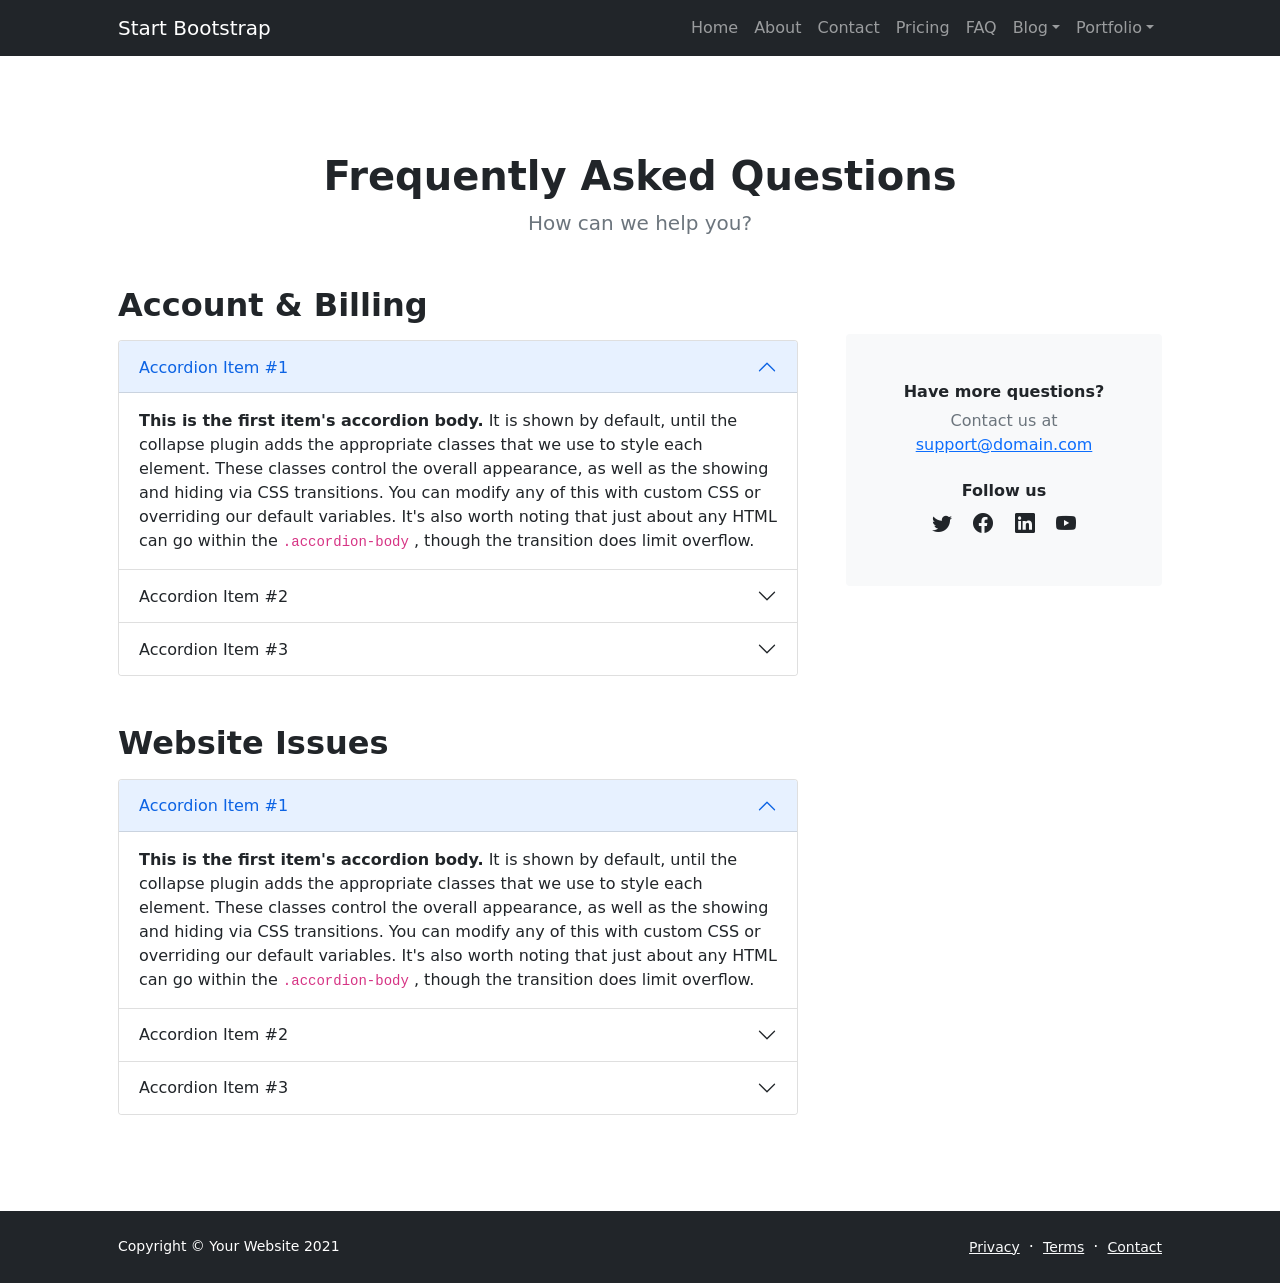
<file: Index/faq.html>
<!DOCTYPE html>
<html lang="en">
    <head>
        <meta charset="utf-8" />
        <meta name="viewport" content="width=device-width, initial-scale=1, shrink-to-fit=no" />
        <meta name="description" content="" />
        <meta name="author" content="" />
        <title>Modern Business - Start Bootstrap Template</title>
        <!-- Favicon-->
        <link rel="icon" type="image/x-icon" href="assets/favicon.ico" />
        <!-- Bootstrap icons-->
        <link href="https://cdn.jsdelivr.net/npm/bootstrap-icons@1.5.0/font/bootstrap-icons.css" rel="stylesheet" />
        <!-- Core theme CSS (includes Bootstrap)-->
        <link href="css/styles.css" rel="stylesheet" />
    </head>
    <body class="d-flex flex-column h-100">
        <main class="flex-shrink-0">
            <!-- Navigation-->
            <nav class="navbar navbar-expand-lg navbar-dark bg-dark">
                <div class="container px-5">
                    <a class="navbar-brand" href="index.html">Start Bootstrap</a>
                    <button class="navbar-toggler" type="button" data-bs-toggle="collapse" data-bs-target="#navbarSupportedContent" aria-controls="navbarSupportedContent" aria-expanded="false" aria-label="Toggle navigation"><span class="navbar-toggler-icon"></span></button>
                    <div class="collapse navbar-collapse" id="navbarSupportedContent">
                        <ul class="navbar-nav ms-auto mb-2 mb-lg-0">
                            <li class="nav-item"><a class="nav-link" href="index.html">Home</a></li>
                            <li class="nav-item"><a class="nav-link" href="about.html">About</a></li>
                            <li class="nav-item"><a class="nav-link" href="contact.html">Contact</a></li>
                            <li class="nav-item"><a class="nav-link" href="pricing.html">Pricing</a></li>
                            <li class="nav-item"><a class="nav-link" href="faq.html">FAQ</a></li>
                            <li class="nav-item dropdown">
                                <a class="nav-link dropdown-toggle" id="navbarDropdownBlog" href="#" role="button" data-bs-toggle="dropdown" aria-expanded="false">Blog</a>
                                <ul class="dropdown-menu dropdown-menu-end" aria-labelledby="navbarDropdownBlog">
                                    <li><a class="dropdown-item" href="blog-home.html">Blog Home</a></li>
                                    <li><a class="dropdown-item" href="blog-post.html">Blog Post</a></li>
                                </ul>
                            </li>
                            <li class="nav-item dropdown">
                                <a class="nav-link dropdown-toggle" id="navbarDropdownPortfolio" href="#" role="button" data-bs-toggle="dropdown" aria-expanded="false">Portfolio</a>
                                <ul class="dropdown-menu dropdown-menu-end" aria-labelledby="navbarDropdownPortfolio">
                                    <li><a class="dropdown-item" href="portfolio-overview.html">Portfolio Overview</a></li>
                                    <li><a class="dropdown-item" href="portfolio-item.html">Portfolio Item</a></li>
                                </ul>
                            </li>
                        </ul>
                    </div>
                </div>
            </nav>
            <!-- Page Content-->
            <section class="py-5">
                <div class="container px-5 my-5">
                    <div class="text-center mb-5">
                        <h1 class="fw-bolder">Frequently Asked Questions</h1>
                        <p class="lead fw-normal text-muted mb-0">How can we help you?</p>
                    </div>
                    <div class="row gx-5">
                        <div class="col-xl-8">
                            <!-- FAQ Accordion 1-->
                            <h2 class="fw-bolder mb-3">Account &amp; Billing</h2>
                            <div class="accordion mb-5" id="accordionExample">
                                <div class="accordion-item">
                                    <h3 class="accordion-header" id="headingOne"><button class="accordion-button" type="button" data-bs-toggle="collapse" data-bs-target="#collapseOne" aria-expanded="true" aria-controls="collapseOne">Accordion Item #1</button></h3>
                                    <div class="accordion-collapse collapse show" id="collapseOne" aria-labelledby="headingOne" data-bs-parent="#accordionExample">
                                        <div class="accordion-body">
                                            <strong>This is the first item's accordion body.</strong>
                                            It is shown by default, until the collapse plugin adds the appropriate classes that we use to style each element. These classes control the overall appearance, as well as the showing and hiding via CSS transitions. You can modify any of this with custom CSS or overriding our default variables. It's also worth noting that just about any HTML can go within the
                                            <code>.accordion-body</code>
                                            , though the transition does limit overflow.
                                        </div>
                                    </div>
                                </div>
                                <div class="accordion-item">
                                    <h3 class="accordion-header" id="headingTwo"><button class="accordion-button collapsed" type="button" data-bs-toggle="collapse" data-bs-target="#collapseTwo" aria-expanded="false" aria-controls="collapseTwo">Accordion Item #2</button></h3>
                                    <div class="accordion-collapse collapse" id="collapseTwo" aria-labelledby="headingTwo" data-bs-parent="#accordionExample">
                                        <div class="accordion-body">
                                            <strong>This is the second item's accordion body.</strong>
                                            It is hidden by default, until the collapse plugin adds the appropriate classes that we use to style each element. These classes control the overall appearance, as well as the showing and hiding via CSS transitions. You can modify any of this with custom CSS or overriding our default variables. It's also worth noting that just about any HTML can go within the
                                            <code>.accordion-body</code>
                                            , though the transition does limit overflow.
                                        </div>
                                    </div>
                                </div>
                                <div class="accordion-item">
                                    <h3 class="accordion-header" id="headingThree"><button class="accordion-button collapsed" type="button" data-bs-toggle="collapse" data-bs-target="#collapseThree" aria-expanded="false" aria-controls="collapseThree">Accordion Item #3</button></h3>
                                    <div class="accordion-collapse collapse" id="collapseThree" aria-labelledby="headingThree" data-bs-parent="#accordionExample">
                                        <div class="accordion-body">
                                            <strong>This is the third item's accordion body.</strong>
                                            It is hidden by default, until the collapse plugin adds the appropriate classes that we use to style each element. These classes control the overall appearance, as well as the showing and hiding via CSS transitions. You can modify any of this with custom CSS or overriding our default variables. It's also worth noting that just about any HTML can go within the
                                            <code>.accordion-body</code>
                                            , though the transition does limit overflow.
                                        </div>
                                    </div>
                                </div>
                            </div>
                            <!-- FAQ Accordion 2-->
                            <h2 class="fw-bolder mb-3">Website Issues</h2>
                            <div class="accordion mb-5 mb-xl-0" id="accordionExample2">
                                <div class="accordion-item">
                                    <h3 class="accordion-header" id="headingOne"><button class="accordion-button" type="button" data-bs-toggle="collapse" data-bs-target="#collapseOne" aria-expanded="true" aria-controls="collapseOne">Accordion Item #1</button></h3>
                                    <div class="accordion-collapse collapse show" id="collapseOne" aria-labelledby="headingOne" data-bs-parent="#accordionExample2">
                                        <div class="accordion-body">
                                            <strong>This is the first item's accordion body.</strong>
                                            It is shown by default, until the collapse plugin adds the appropriate classes that we use to style each element. These classes control the overall appearance, as well as the showing and hiding via CSS transitions. You can modify any of this with custom CSS or overriding our default variables. It's also worth noting that just about any HTML can go within the
                                            <code>.accordion-body</code>
                                            , though the transition does limit overflow.
                                        </div>
                                    </div>
                                </div>
                                <div class="accordion-item">
                                    <h3 class="accordion-header" id="headingTwo"><button class="accordion-button collapsed" type="button" data-bs-toggle="collapse" data-bs-target="#collapseTwo" aria-expanded="false" aria-controls="collapseTwo">Accordion Item #2</button></h3>
                                    <div class="accordion-collapse collapse" id="collapseTwo" aria-labelledby="headingTwo" data-bs-parent="#accordionExample2">
                                        <div class="accordion-body">
                                            <strong>This is the second item's accordion body.</strong>
                                            It is hidden by default, until the collapse plugin adds the appropriate classes that we use to style each element. These classes control the overall appearance, as well as the showing and hiding via CSS transitions. You can modify any of this with custom CSS or overriding our default variables. It's also worth noting that just about any HTML can go within the
                                            <code>.accordion-body</code>
                                            , though the transition does limit overflow.
                                        </div>
                                    </div>
                                </div>
                                <div class="accordion-item">
                                    <h3 class="accordion-header" id="headingThree"><button class="accordion-button collapsed" type="button" data-bs-toggle="collapse" data-bs-target="#collapseThree" aria-expanded="false" aria-controls="collapseThree">Accordion Item #3</button></h3>
                                    <div class="accordion-collapse collapse" id="collapseThree" aria-labelledby="headingThree" data-bs-parent="#accordionExample2">
                                        <div class="accordion-body">
                                            <strong>This is the third item's accordion body.</strong>
                                            It is hidden by default, until the collapse plugin adds the appropriate classes that we use to style each element. These classes control the overall appearance, as well as the showing and hiding via CSS transitions. You can modify any of this with custom CSS or overriding our default variables. It's also worth noting that just about any HTML can go within the
                                            <code>.accordion-body</code>
                                            , though the transition does limit overflow.
                                        </div>
                                    </div>
                                </div>
                            </div>
                        </div>
                        <div class="col-xl-4">
                            <div class="card border-0 bg-light mt-xl-5">
                                <div class="card-body p-4 py-lg-5">
                                    <div class="d-flex align-items-center justify-content-center">
                                        <div class="text-center">
                                            <div class="h6 fw-bolder">Have more questions?</div>
                                            <p class="text-muted mb-4">
                                                Contact us at
                                                <br />
                                                <a href="#!">support@domain.com</a>
                                            </p>
                                            <div class="h6 fw-bolder">Follow us</div>
                                            <a class="fs-5 px-2 link-dark" href="#!"><i class="bi-twitter"></i></a>
                                            <a class="fs-5 px-2 link-dark" href="#!"><i class="bi-facebook"></i></a>
                                            <a class="fs-5 px-2 link-dark" href="#!"><i class="bi-linkedin"></i></a>
                                            <a class="fs-5 px-2 link-dark" href="#!"><i class="bi-youtube"></i></a>
                                        </div>
                                    </div>
                                </div>
                            </div>
                        </div>
                    </div>
                </div>
            </section>
        </main>
        <!-- Footer-->
        <footer class="bg-dark py-4 mt-auto">
            <div class="container px-5">
                <div class="row align-items-center justify-content-between flex-column flex-sm-row">
                    <div class="col-auto"><div class="small m-0 text-white">Copyright &copy; Your Website 2021</div></div>
                    <div class="col-auto">
                        <a class="link-light small" href="#!">Privacy</a>
                        <span class="text-white mx-1">&middot;</span>
                        <a class="link-light small" href="#!">Terms</a>
                        <span class="text-white mx-1">&middot;</span>
                        <a class="link-light small" href="#!">Contact</a>
                    </div>
                </div>
            </div>
        </footer>
        <!-- Bootstrap core JS-->
        <script src="https://cdn.jsdelivr.net/npm/bootstrap@5.1.3/dist/js/bootstrap.bundle.min.js"></script>
        <!-- Core theme JS-->
        <script src="js/scripts.js"></script>
    </body>
</html>
</file>
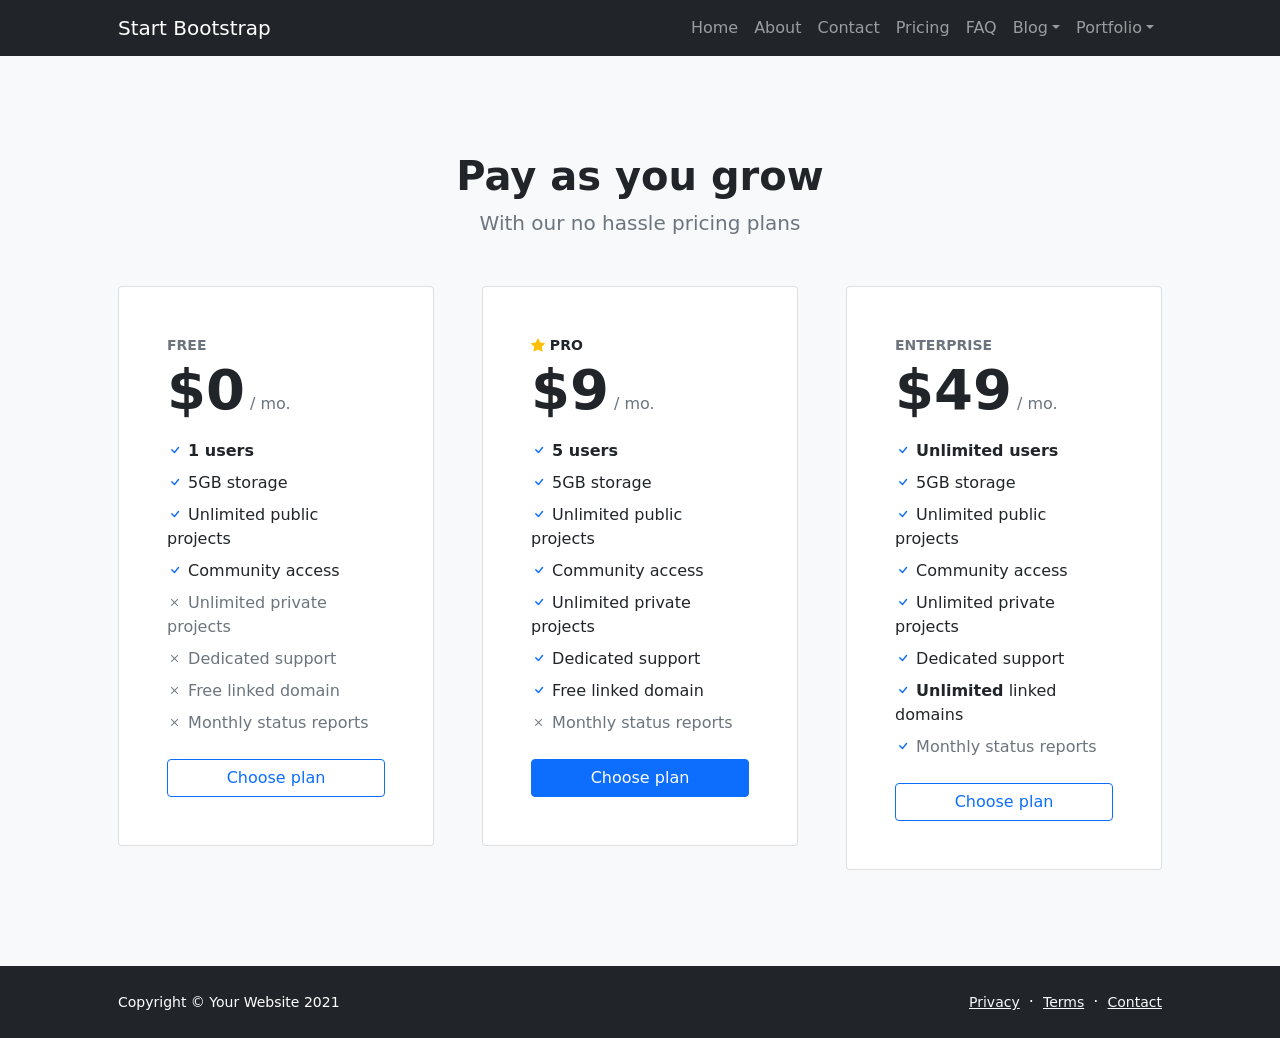
<file: Index/pricing.html>
<!DOCTYPE html>
<html lang="en">
    <head>
        <meta charset="utf-8" />
        <meta name="viewport" content="width=device-width, initial-scale=1, shrink-to-fit=no" />
        <meta name="description" content="" />
        <meta name="author" content="" />
        <title>Modern Business - Start Bootstrap Template</title>
        <!-- Favicon-->
        <link rel="icon" type="image/x-icon" href="assets/favicon.ico" />
        <!-- Bootstrap icons-->
        <link href="https://cdn.jsdelivr.net/npm/bootstrap-icons@1.5.0/font/bootstrap-icons.css" rel="stylesheet" />
        <!-- Core theme CSS (includes Bootstrap)-->
        <link href="css/styles.css" rel="stylesheet" />
    </head>
    <body class="d-flex flex-column">
        <main class="flex-shrink-0">
            <!-- Navigation-->
            <nav class="navbar navbar-expand-lg navbar-dark bg-dark">
                <div class="container px-5">
                    <a class="navbar-brand" href="index.html">Start Bootstrap</a>
                    <button class="navbar-toggler" type="button" data-bs-toggle="collapse" data-bs-target="#navbarSupportedContent" aria-controls="navbarSupportedContent" aria-expanded="false" aria-label="Toggle navigation"><span class="navbar-toggler-icon"></span></button>
                    <div class="collapse navbar-collapse" id="navbarSupportedContent">
                        <ul class="navbar-nav ms-auto mb-2 mb-lg-0">
                            <li class="nav-item"><a class="nav-link" href="index.html">Home</a></li>
                            <li class="nav-item"><a class="nav-link" href="about.html">About</a></li>
                            <li class="nav-item"><a class="nav-link" href="contact.html">Contact</a></li>
                            <li class="nav-item"><a class="nav-link" href="pricing.html">Pricing</a></li>
                            <li class="nav-item"><a class="nav-link" href="faq.html">FAQ</a></li>
                            <li class="nav-item dropdown">
                                <a class="nav-link dropdown-toggle" id="navbarDropdownBlog" href="#" role="button" data-bs-toggle="dropdown" aria-expanded="false">Blog</a>
                                <ul class="dropdown-menu dropdown-menu-end" aria-labelledby="navbarDropdownBlog">
                                    <li><a class="dropdown-item" href="blog-home.html">Blog Home</a></li>
                                    <li><a class="dropdown-item" href="blog-post.html">Blog Post</a></li>
                                </ul>
                            </li>
                            <li class="nav-item dropdown">
                                <a class="nav-link dropdown-toggle" id="navbarDropdownPortfolio" href="#" role="button" data-bs-toggle="dropdown" aria-expanded="false">Portfolio</a>
                                <ul class="dropdown-menu dropdown-menu-end" aria-labelledby="navbarDropdownPortfolio">
                                    <li><a class="dropdown-item" href="portfolio-overview.html">Portfolio Overview</a></li>
                                    <li><a class="dropdown-item" href="portfolio-item.html">Portfolio Item</a></li>
                                </ul>
                            </li>
                        </ul>
                    </div>
                </div>
            </nav>
            <!-- Pricing section-->
            <section class="bg-light py-5">
                <div class="container px-5 my-5">
                    <div class="text-center mb-5">
                        <h1 class="fw-bolder">Pay as you grow</h1>
                        <p class="lead fw-normal text-muted mb-0">With our no hassle pricing plans</p>
                    </div>
                    <div class="row gx-5 justify-content-center">
                        <!-- Pricing card free-->
                        <div class="col-lg-6 col-xl-4">
                            <div class="card mb-5 mb-xl-0">
                                <div class="card-body p-5">
                                    <div class="small text-uppercase fw-bold text-muted">Free</div>
                                    <div class="mb-3">
                                        <span class="display-4 fw-bold">$0</span>
                                        <span class="text-muted">/ mo.</span>
                                    </div>
                                    <ul class="list-unstyled mb-4">
                                        <li class="mb-2">
                                            <i class="bi bi-check text-primary"></i>
                                            <strong>1 users</strong>
                                        </li>
                                        <li class="mb-2">
                                            <i class="bi bi-check text-primary"></i>
                                            5GB storage
                                        </li>
                                        <li class="mb-2">
                                            <i class="bi bi-check text-primary"></i>
                                            Unlimited public projects
                                        </li>
                                        <li class="mb-2">
                                            <i class="bi bi-check text-primary"></i>
                                            Community access
                                        </li>
                                        <li class="mb-2 text-muted">
                                            <i class="bi bi-x"></i>
                                            Unlimited private projects
                                        </li>
                                        <li class="mb-2 text-muted">
                                            <i class="bi bi-x"></i>
                                            Dedicated support
                                        </li>
                                        <li class="mb-2 text-muted">
                                            <i class="bi bi-x"></i>
                                            Free linked domain
                                        </li>
                                        <li class="text-muted">
                                            <i class="bi bi-x"></i>
                                            Monthly status reports
                                        </li>
                                    </ul>
                                    <div class="d-grid"><a class="btn btn-outline-primary" href="#!">Choose plan</a></div>
                                </div>
                            </div>
                        </div>
                        <!-- Pricing card pro-->
                        <div class="col-lg-6 col-xl-4">
                            <div class="card mb-5 mb-xl-0">
                                <div class="card-body p-5">
                                    <div class="small text-uppercase fw-bold">
                                        <i class="bi bi-star-fill text-warning"></i>
                                        Pro
                                    </div>
                                    <div class="mb-3">
                                        <span class="display-4 fw-bold">$9</span>
                                        <span class="text-muted">/ mo.</span>
                                    </div>
                                    <ul class="list-unstyled mb-4">
                                        <li class="mb-2">
                                            <i class="bi bi-check text-primary"></i>
                                            <strong>5 users</strong>
                                        </li>
                                        <li class="mb-2">
                                            <i class="bi bi-check text-primary"></i>
                                            5GB storage
                                        </li>
                                        <li class="mb-2">
                                            <i class="bi bi-check text-primary"></i>
                                            Unlimited public projects
                                        </li>
                                        <li class="mb-2">
                                            <i class="bi bi-check text-primary"></i>
                                            Community access
                                        </li>
                                        <li class="mb-2">
                                            <i class="bi bi-check text-primary"></i>
                                            Unlimited private projects
                                        </li>
                                        <li class="mb-2">
                                            <i class="bi bi-check text-primary"></i>
                                            Dedicated support
                                        </li>
                                        <li class="mb-2">
                                            <i class="bi bi-check text-primary"></i>
                                            Free linked domain
                                        </li>
                                        <li class="text-muted">
                                            <i class="bi bi-x"></i>
                                            Monthly status reports
                                        </li>
                                    </ul>
                                    <div class="d-grid"><a class="btn btn-primary" href="#!">Choose plan</a></div>
                                </div>
                            </div>
                        </div>
                        <!-- Pricing card enterprise-->
                        <div class="col-lg-6 col-xl-4">
                            <div class="card">
                                <div class="card-body p-5">
                                    <div class="small text-uppercase fw-bold text-muted">Enterprise</div>
                                    <div class="mb-3">
                                        <span class="display-4 fw-bold">$49</span>
                                        <span class="text-muted">/ mo.</span>
                                    </div>
                                    <ul class="list-unstyled mb-4">
                                        <li class="mb-2">
                                            <i class="bi bi-check text-primary"></i>
                                            <strong>Unlimited users</strong>
                                        </li>
                                        <li class="mb-2">
                                            <i class="bi bi-check text-primary"></i>
                                            5GB storage
                                        </li>
                                        <li class="mb-2">
                                            <i class="bi bi-check text-primary"></i>
                                            Unlimited public projects
                                        </li>
                                        <li class="mb-2">
                                            <i class="bi bi-check text-primary"></i>
                                            Community access
                                        </li>
                                        <li class="mb-2">
                                            <i class="bi bi-check text-primary"></i>
                                            Unlimited private projects
                                        </li>
                                        <li class="mb-2">
                                            <i class="bi bi-check text-primary"></i>
                                            Dedicated support
                                        </li>
                                        <li class="mb-2">
                                            <i class="bi bi-check text-primary"></i>
                                            <strong>Unlimited</strong>
                                            linked domains
                                        </li>
                                        <li class="text-muted">
                                            <i class="bi bi-check text-primary"></i>
                                            Monthly status reports
                                        </li>
                                    </ul>
                                    <div class="d-grid"><a class="btn btn-outline-primary" href="#!">Choose plan</a></div>
                                </div>
                            </div>
                        </div>
                    </div>
                </div>
            </section>
        </main>
        <!-- Footer-->
        <footer class="bg-dark py-4 mt-auto">
            <div class="container px-5">
                <div class="row align-items-center justify-content-between flex-column flex-sm-row">
                    <div class="col-auto"><div class="small m-0 text-white">Copyright &copy; Your Website 2021</div></div>
                    <div class="col-auto">
                        <a class="link-light small" href="#!">Privacy</a>
                        <span class="text-white mx-1">&middot;</span>
                        <a class="link-light small" href="#!">Terms</a>
                        <span class="text-white mx-1">&middot;</span>
                        <a class="link-light small" href="#!">Contact</a>
                    </div>
                </div>
            </div>
        </footer>
        <!-- Bootstrap core JS-->
        <script src="https://cdn.jsdelivr.net/npm/bootstrap@5.1.3/dist/js/bootstrap.bundle.min.js"></script>
        <!-- Core theme JS-->
        <script src="js/scripts.js"></script>
    </body>
</html>
</file>
